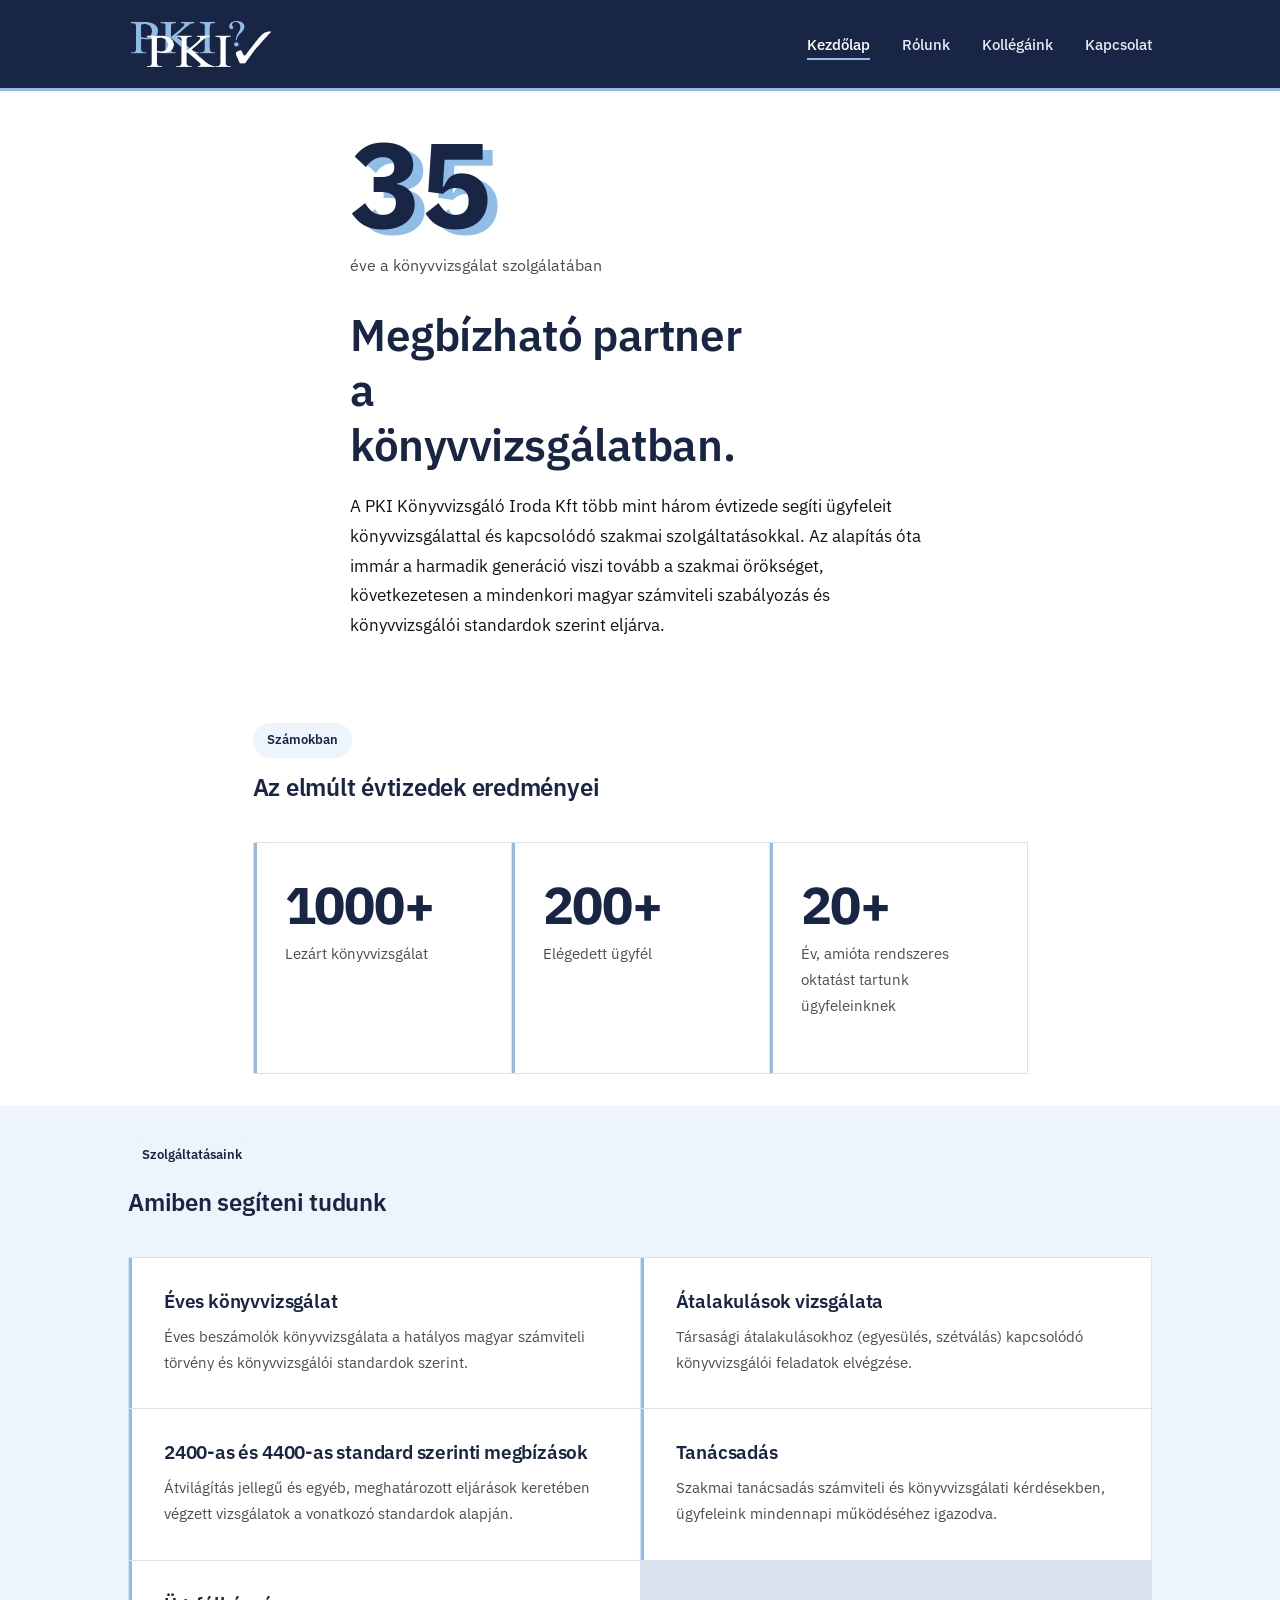
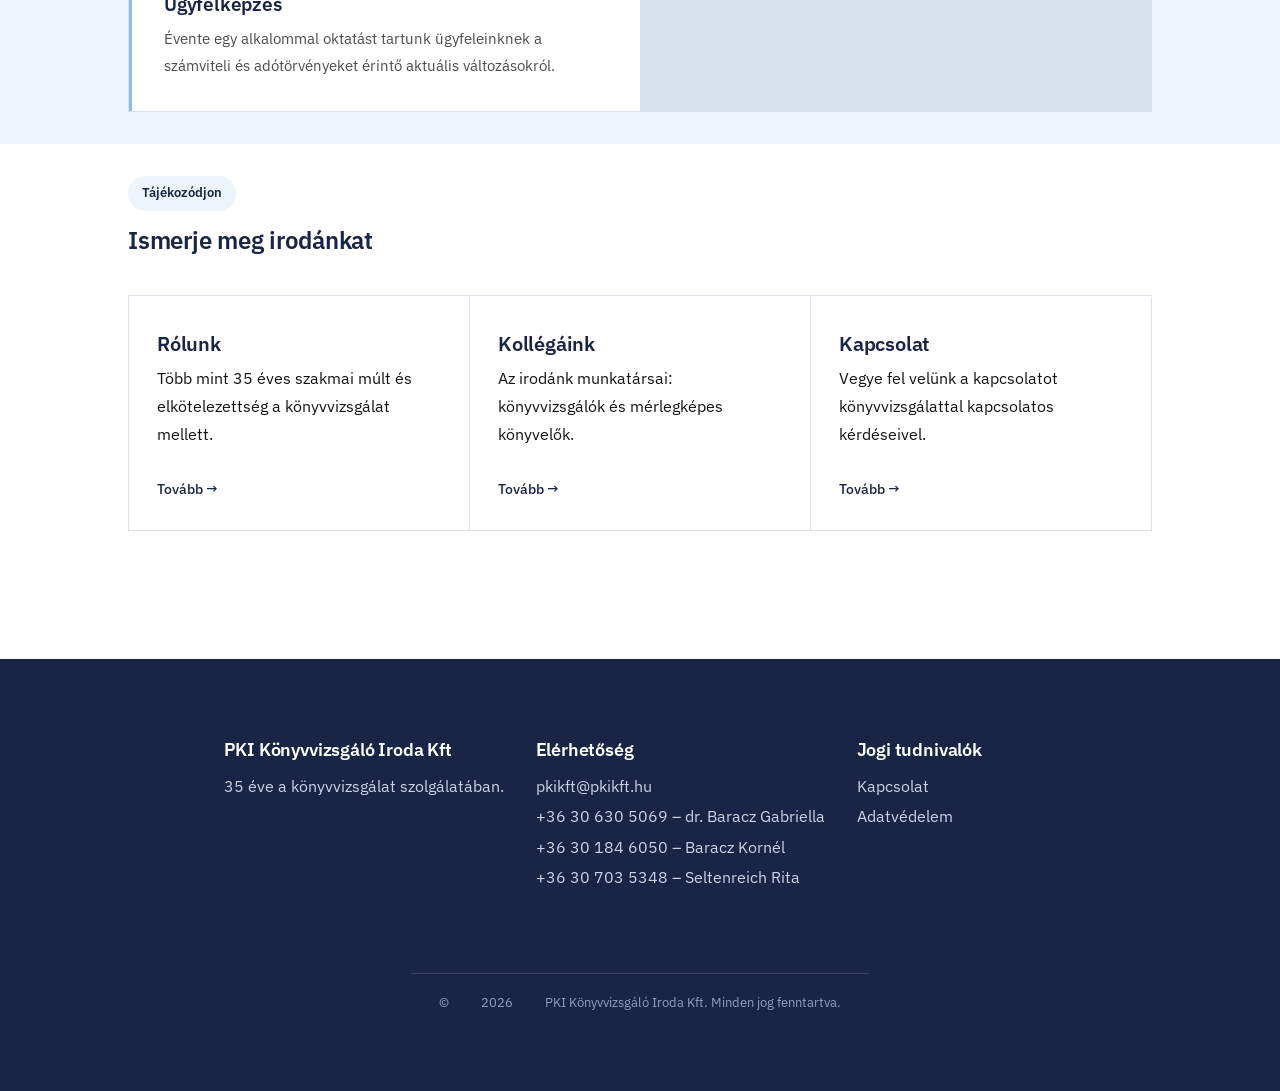
<file: index.html>
<!DOCTYPE html>
<html lang="hu">
<head>
<script>document.documentElement.classList.add('js');</script>
<meta charset="UTF-8">
<meta name="viewport" content="width=device-width, initial-scale=1.0">
<title>PKI Könyvvizsgáló Iroda Kft</title>
<meta name="description" content="35 éve a könyvvizsgálat szolgálatában. Könyvvizsgálat, átalakulások vizsgálata, tanácsadás és ügyfélképzés.">
<link rel="canonical" href="https://pkikft.hu/">
<meta property="og:type" content="website">
<meta property="og:url" content="https://pkikft.hu/">
<meta property="og:title" content="PKI Könyvvizsgáló Iroda Kft">
<meta property="og:description" content="35 éve a könyvvizsgálat szolgálatában.">
<meta property="og:image" content="https://pkikft.hu/assets/og-image.png">
<meta name="twitter:card" content="summary_large_image">
<meta name="twitter:title" content="PKI Könyvvizsgáló Iroda Kft">
<meta name="twitter:image" content="https://pkikft.hu/assets/og-image.png">
<link rel="icon" href="/favicon.ico" sizes="any">
<link rel="icon" type="image/png" sizes="32x32" href="assets/favicon-32.png">
<link rel="icon" type="image/png" sizes="16x16" href="assets/favicon-16.png">
<link rel="icon" type="image/png" sizes="192x192" href="assets/favicon-192.png">
<link rel="apple-touch-icon" href="assets/apple-touch-icon.png">
<link rel="stylesheet" href="assets/styles.css">
</head>
<body class="home-scroll">

<header class="site">
  <div class="wrap">
    <a href="index.html" class="logo-link">
      <img src="assets/logo-dark.png" alt="PKI Könyvvizsgáló Iroda Kft" class="logo">
    </a>
    <nav class="main">
      <ul>
        <li><a href="index.html" class="active">Kezdőlap</a></li>
        <li><a href="rolunk.html">Rólunk</a></li>
        <li><a href="kollegaink.html">Kollégáink</a></li>
        <li><a href="kapcsolat.html">Kapcsolat</a></li>
      </ul>
    </nav>
  </div>
</header>

<div class="snap-container">

  <section class="hero snap-section">
    <div class="wrap">
      <div class="brand-echo years reveal">
        <span class="back">35</span>
        <span class="front">35</span>
      </div>
      <p class="years-label reveal">éve a könyvvizsgálat szolgálatában</p>

      <h1 class="reveal">Megbízható partner a könyvvizsgálatban.</h1>
      <p class="intro reveal">A PKI Könyvvizsgáló Iroda Kft több mint három évtizede segíti ügyfeleit könyvvizsgálattal és kapcsolódó szakmai szolgáltatásokkal. Az alapítás óta immár a harmadik generáció viszi tovább a szakmai örökséget, következetesen a mindenkori magyar számviteli szabályozás és könyvvizsgálói standardok szerint eljárva.</p>
    </div>
  </section>

  <section class="block snap-section">
    <div class="wrap">
      <p class="eyebrow reveal">Számokban</p>
      <h2 class="reveal">Az elmúlt évtizedek eredményei</h2>

      <div class="stats-grid reveal">
        <div class="stats-track">
          <div class="stat">
            <div class="number">1000+</div>
            <p class="label">Lezárt könyvvizsgálat</p>
          </div>
          <div class="stat">
            <div class="number">200+</div>
            <p class="label">Elégedett ügyfél</p>
          </div>
          <div class="stat">
            <div class="number">20+</div>
            <p class="label">Év, amióta rendszeres oktatást tartunk ügyfeleinknek</p>
          </div>
        </div>
      </div>
      <div class="stats-dots"></div>
    </div>
  </section>

  <section class="block tint snap-section">
    <div class="wrap">
      <p class="eyebrow reveal">Szolgáltatásaink</p>
      <h2 class="reveal">Amiben segíteni tudunk</h2>

      <div class="services-grid reveal-group">
        <div class="service reveal">
          <h3>Éves könyvvizsgálat</h3>
          <p>Éves beszámolók könyvvizsgálata a hatályos magyar számviteli törvény és könyvvizsgálói standardok szerint.</p>
        </div>
        <div class="service reveal">
          <h3>Átalakulások vizsgálata</h3>
          <p>Társasági átalakulásokhoz (egyesülés, szétválás) kapcsolódó könyvvizsgálói feladatok elvégzése.</p>
        </div>
        <div class="service reveal">
          <h3>2400-as és 4400-as standard szerinti megbízások</h3>
          <p>Átvilágítás jellegű és egyéb, meghatározott eljárások keretében végzett vizsgálatok a vonatkozó standardok alapján.</p>
        </div>
        <div class="service reveal">
          <h3>Tanácsadás</h3>
          <p>Szakmai tanácsadás számviteli és könyvvizsgálati kérdésekben, ügyfeleink mindennapi működéséhez igazodva.</p>
        </div>
        <div class="service reveal">
          <h3>Ügyfélképzés</h3>
          <p>Évente egy alkalommal oktatást tartunk ügyfeleinknek a számviteli és adótörvényeket érintő aktuális változásokról.</p>
        </div>
      </div>
    </div>
  </section>

  <section class="block snap-section">
    <div class="wrap">
      <p class="eyebrow reveal">Tájékozódjon</p>
      <h2 class="reveal">Ismerje meg irodánkat</h2>

      <div class="link-list reveal-group">
        <a href="rolunk.html" class="reveal">
          <h3>Rólunk</h3>
          <p>Több mint 35 éves szakmai múlt és elkötelezettség a könyvvizsgálat mellett.</p>
          <span class="arrow">Tovább →</span>
        </a>
        <a href="kollegaink.html" class="reveal">
          <h3>Kollégáink</h3>
          <p>Az irodánk munkatársai: könyvvizsgálók és mérlegképes könyvelők.</p>
          <span class="arrow">Tovább →</span>
        </a>
        <a href="kapcsolat.html" class="reveal">
          <h3>Kapcsolat</h3>
          <p>Vegye fel velünk a kapcsolatot könyvvizsgálattal kapcsolatos kérdéseivel.</p>
          <span class="arrow">Tovább →</span>
        </a>
      </div>
    </div>
  </section>

  <footer class="site snap-section">
    <div class="wrap">
      <div class="col">
        <h3>PKI Könyvvizsgáló Iroda Kft</h3>
        <p>35 éve a könyvvizsgálat szolgálatában.</p>
      </div>
      <div class="col">
        <h3>Elérhetőség</h3>
        <p><a href="mailto:pkikft@pkikft.hu">pkikft@pkikft.hu</a></p>
        <p><a href="tel:+36306305069">+36 30 630 5069</a> – dr. Baracz Gabriella</p>
        <p><a href="tel:+36301846050">+36 30 184 6050</a> – Baracz Kornél</p>
        <p><a href="tel:+36307035348">+36 30 703 5348</a> – Seltenreich Rita</p>
      </div>
      <div class="col">
        <h3>Jogi tudnivalók</h3>
        <p><a href="kapcsolat.html">Kapcsolat</a></p>
        <p><a href="adatvedelem.html">Adatvédelem</a></p>
      </div>
    </div>
    <div class="wrap bottom">
      © <span id="year"></span> PKI Könyvvizsgáló Iroda Kft. Minden jog fenntartva.
    </div>
  </footer>

</div>

<script>document.getElementById('year').textContent = new Date().getFullYear();</script>
<script src="assets/scripts.js" defer></script>
</body>
</html>
</file>
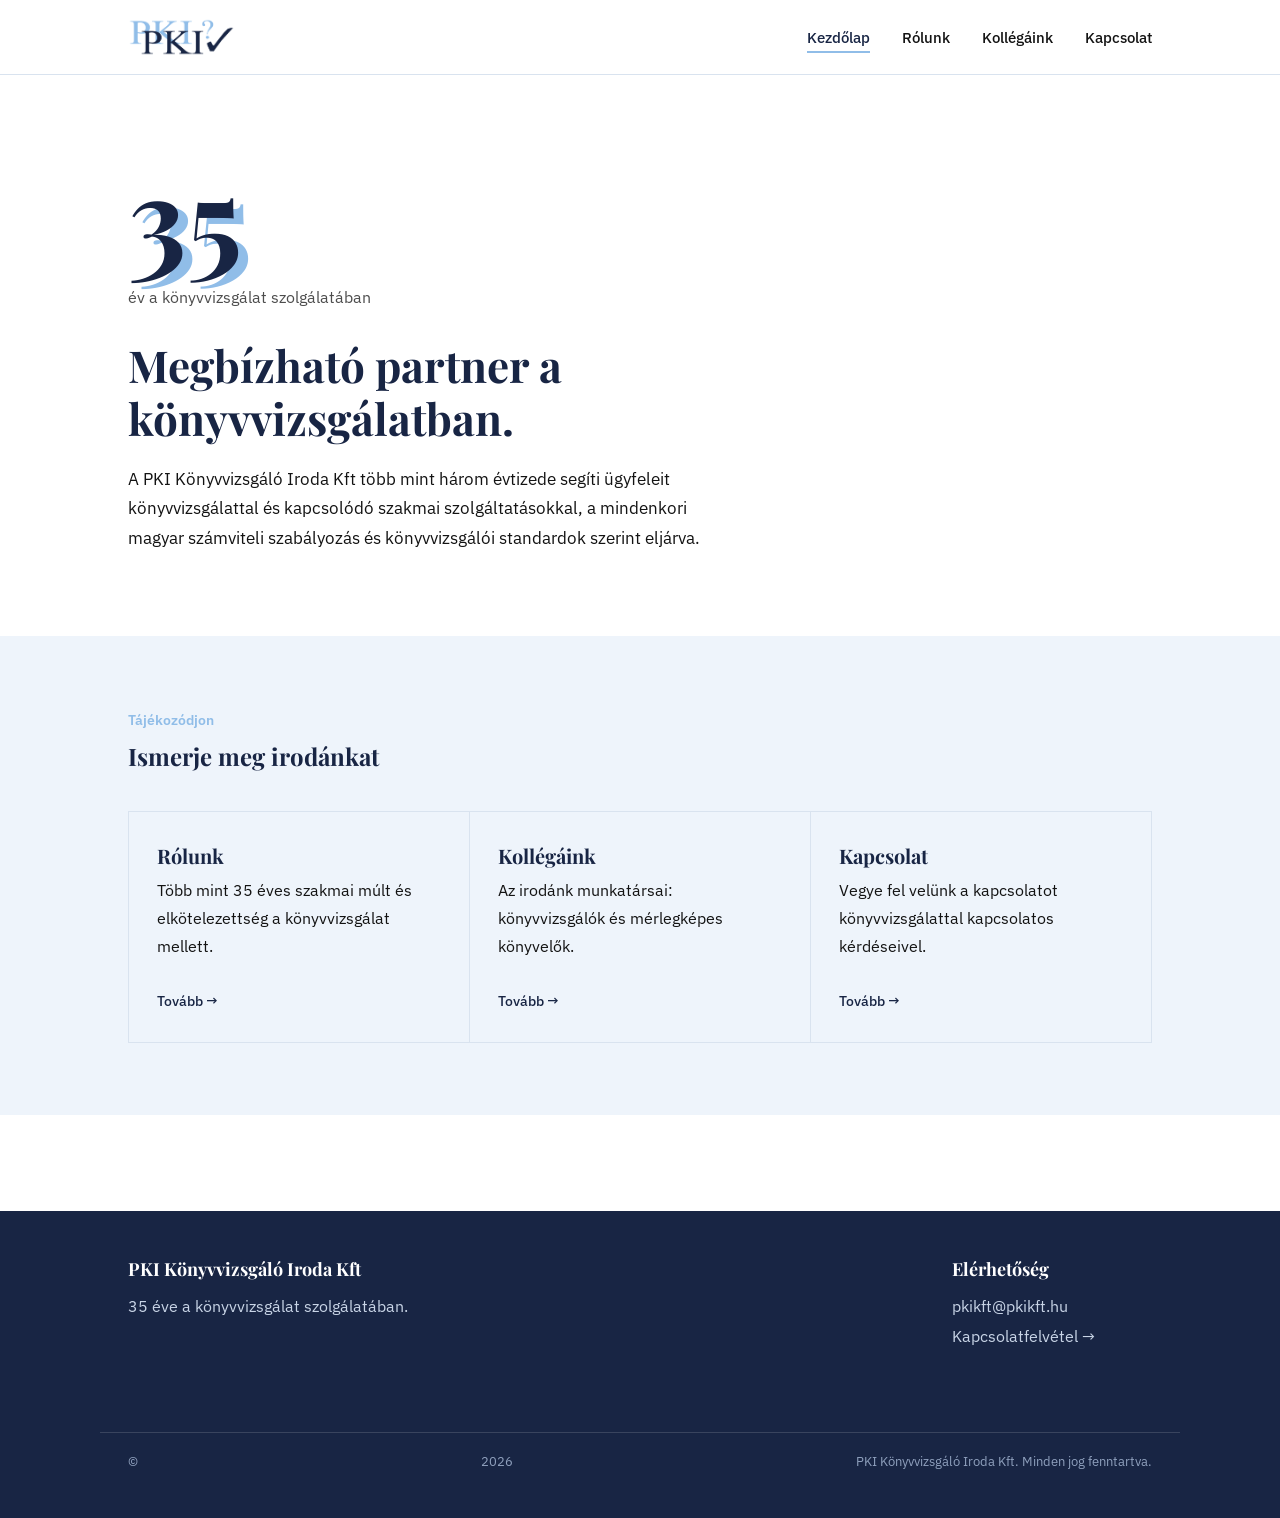
<file: pkikft-site/index.html>
<!DOCTYPE html>
<html lang="hu">
<head>
<meta charset="UTF-8">
<meta name="viewport" content="width=device-width, initial-scale=1.0">
<title>PKI Könyvvizsgáló Iroda Kft</title>
<link rel="stylesheet" href="assets/styles.css">
</head>
<body>

<header class="site">
  <div class="wrap">
    <a href="index.html" class="logo-link">
      <img src="assets/logo.png" alt="PKI Könyvvizsgáló Iroda Kft" class="logo">
    </a>
    <nav class="main">
      <ul>
        <li><a href="index.html" class="active">Kezdőlap</a></li>
        <li><a href="rolunk.html">Rólunk</a></li>
        <li><a href="kollegaink.html">Kollégáink</a></li>
        <li><a href="kapcsolat.html">Kapcsolat</a></li>
      </ul>
    </nav>
  </div>
</header>

<main>
  <section class="hero">
    <div class="wrap">
      <div class="brand-echo years">
        <span class="back">35</span>
        <span class="front">35</span>
      </div>
      <p class="years-label">év a könyvvizsgálat szolgálatában</p>

      <h1>Megbízható partner a könyvvizsgálatban.</h1>
      <p class="intro">A PKI Könyvvizsgáló Iroda Kft több mint három évtizede segíti ügyfeleit könyvvizsgálattal és kapcsolódó szakmai szolgáltatásokkal, a mindenkori magyar számviteli szabályozás és könyvvizsgálói standardok szerint eljárva.</p>
    </div>
  </section>

  <section class="block tint">
    <div class="wrap">
      <p class="eyebrow">Tájékozódjon</p>
      <h2>Ismerje meg irodánkat</h2>

      <div class="link-list">
        <a href="rolunk.html">
          <h3>Rólunk</h3>
          <p>Több mint 35 éves szakmai múlt és elkötelezettség a könyvvizsgálat mellett.</p>
          <span class="arrow">Tovább →</span>
        </a>
        <a href="kollegaink.html">
          <h3>Kollégáink</h3>
          <p>Az irodánk munkatársai: könyvvizsgálók és mérlegképes könyvelők.</p>
          <span class="arrow">Tovább →</span>
        </a>
        <a href="kapcsolat.html">
          <h3>Kapcsolat</h3>
          <p>Vegye fel velünk a kapcsolatot könyvvizsgálattal kapcsolatos kérdéseivel.</p>
          <span class="arrow">Tovább →</span>
        </a>
      </div>
    </div>
  </section>
</main>

<footer class="site">
  <div class="wrap">
    <div class="col">
      <h3>PKI Könyvvizsgáló Iroda Kft</h3>
      <p>35 éve a könyvvizsgálat szolgálatában.</p>
    </div>
    <div class="col">
      <h3>Elérhetőség</h3>
      <p><a href="mailto:pkikft@pkikft.hu">pkikft@pkikft.hu</a></p>
      <p><a href="kapcsolat.html">Kapcsolatfelvétel →</a></p>
    </div>
  </div>
  <div class="wrap bottom">
    © <span id="year"></span> PKI Könyvvizsgáló Iroda Kft. Minden jog fenntartva.
  </div>
</footer>

<script>document.getElementById('year').textContent = new Date().getFullYear();</script>
</body>
</html>
</file>
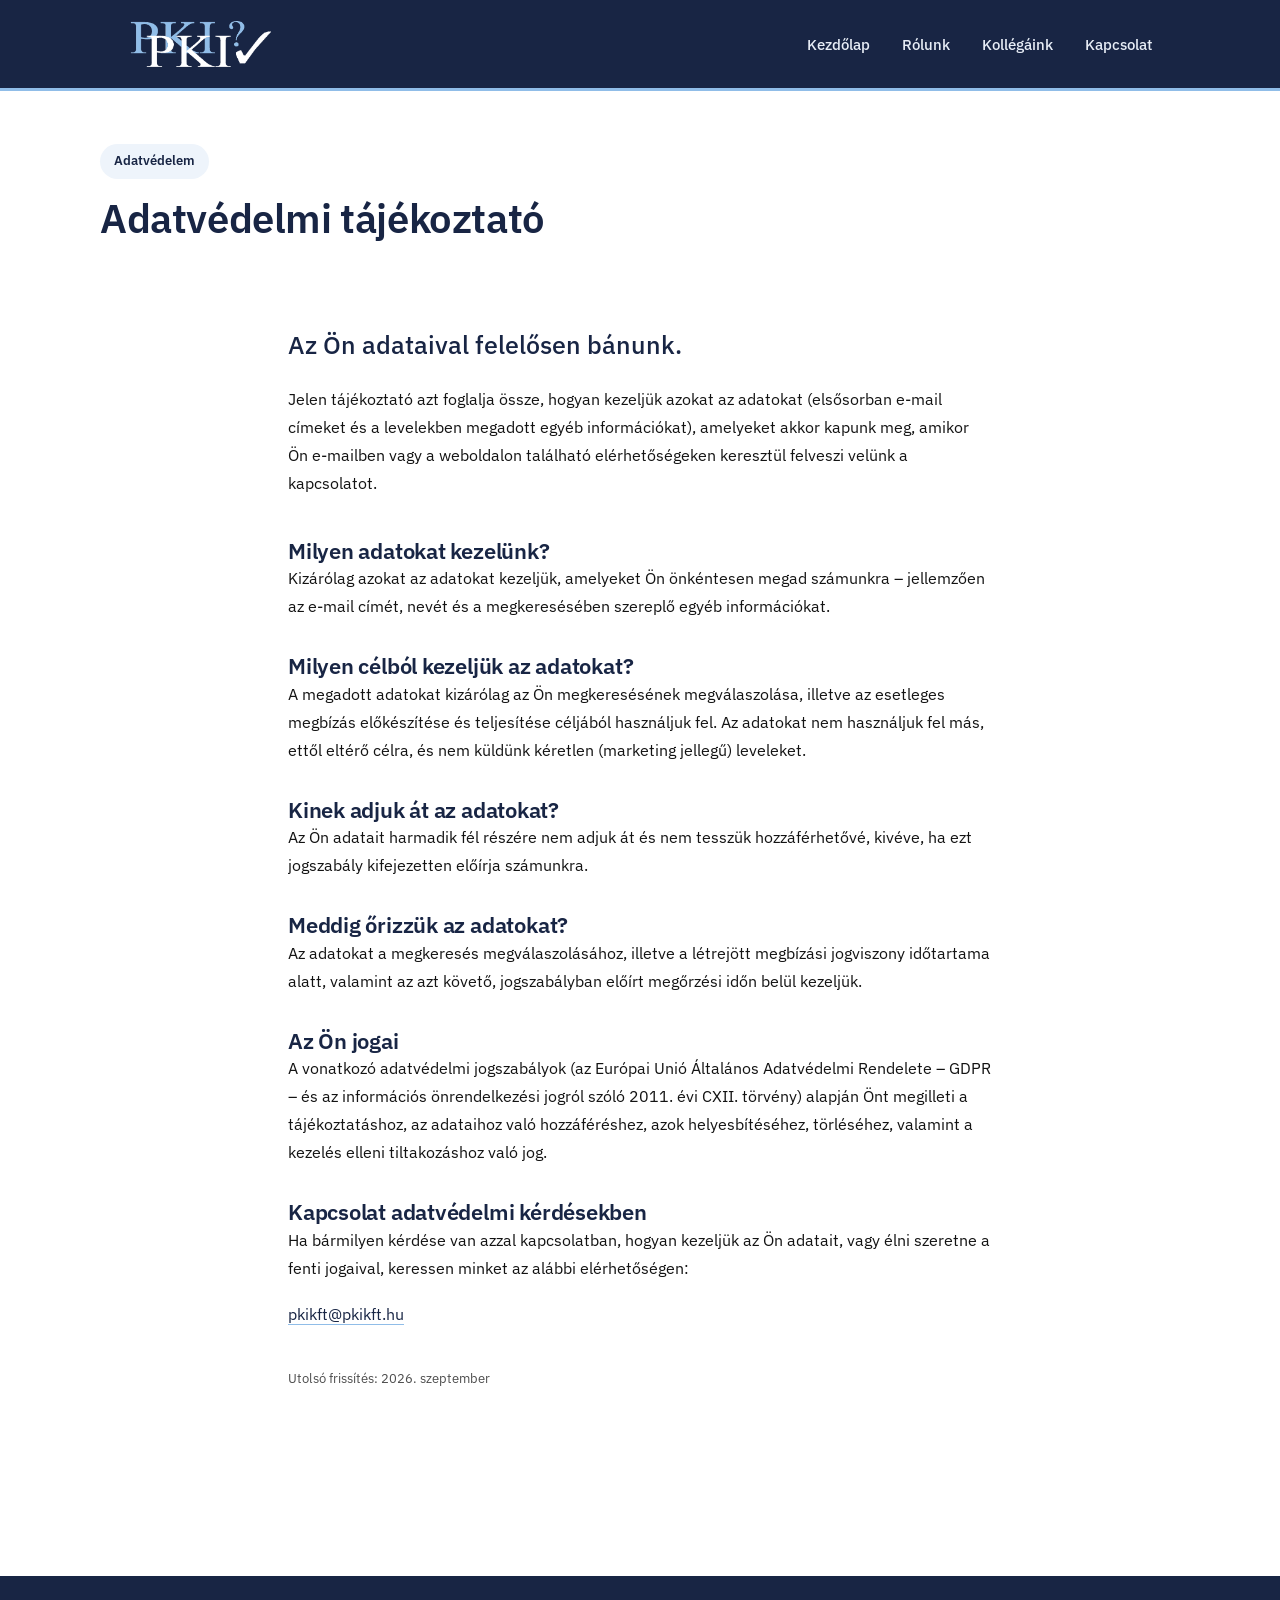
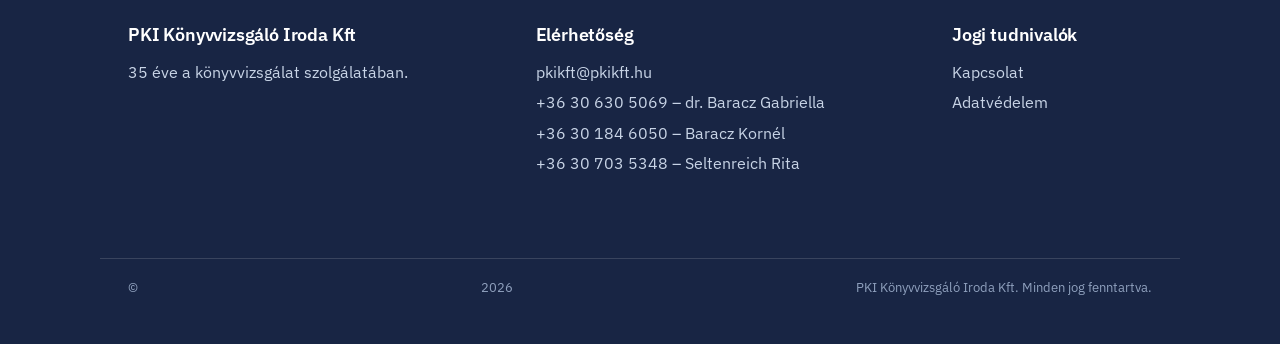
<file: adatvedelem.html>
<!DOCTYPE html>
<html lang="hu">
<head>
<script>document.documentElement.classList.add('js');</script>
<meta charset="UTF-8">
<meta name="viewport" content="width=device-width, initial-scale=1.0">
<title>Adatvédelem – PKI Könyvvizsgáló Iroda Kft</title>
<meta name="description" content="Tájékoztató arról, hogyan kezeli a PKI Könyvvizsgáló Iroda Kft a kapcsolatfelvétel során megadott adatokat.">
<link rel="canonical" href="https://pkikft.hu/adatvedelem.html">
<meta property="og:type" content="website">
<meta property="og:url" content="https://pkikft.hu/adatvedelem.html">
<meta property="og:title" content="Adatvédelem – PKI Könyvvizsgáló Iroda Kft">
<meta property="og:description" content="Tájékoztató arról, hogyan kezeli a PKI Könyvvizsgáló Iroda Kft a kapcsolatfelvétel során megadott adatokat.">
<meta property="og:image" content="https://pkikft.hu/assets/og-image.png">
<meta name="twitter:card" content="summary_large_image">
<meta name="twitter:title" content="Adatvédelem – PKI Könyvvizsgáló Iroda Kft">
<meta name="twitter:image" content="https://pkikft.hu/assets/og-image.png">
<link rel="icon" href="/favicon.ico" sizes="any">
<link rel="icon" type="image/png" sizes="32x32" href="assets/favicon-32.png">
<link rel="icon" type="image/png" sizes="16x16" href="assets/favicon-16.png">
<link rel="icon" type="image/png" sizes="192x192" href="assets/favicon-192.png">
<link rel="apple-touch-icon" href="assets/apple-touch-icon.png">
<link rel="stylesheet" href="assets/styles.css">
</head>
<body>

<header class="site">
  <div class="wrap">
    <a href="index.html" class="logo-link">
      <img src="assets/logo-dark.png" alt="PKI Könyvvizsgáló Iroda Kft" class="logo">
    </a>
    <nav class="main">
      <ul>
        <li><a href="index.html">Kezdőlap</a></li>
        <li><a href="rolunk.html">Rólunk</a></li>
        <li><a href="kollegaink.html">Kollégáink</a></li>
        <li><a href="kapcsolat.html">Kapcsolat</a></li>
      </ul>
    </nav>
  </div>
</header>

<main>
  <div class="wrap page-header">
    <p class="eyebrow reveal">Adatvédelem</p>
    <h1 class="reveal">Adatvédelmi tájékoztató</h1>
  </div>

  <section class="block">
    <div class="wrap reveal" style="max-width:760px;">
      <p class="lead">Az Ön adataival felelősen bánunk.</p>
      <p>Jelen tájékoztató azt foglalja össze, hogyan kezeljük azokat az adatokat (elsősorban e-mail címeket és a levelekben megadott egyéb információkat), amelyeket akkor kapunk meg, amikor Ön e-mailben vagy a weboldalon található elérhetőségeken keresztül felveszi velünk a kapcsolatot.</p>

      <h2 style="margin-top:40px; font-size:22px;">Milyen adatokat kezelünk?</h2>
      <p>Kizárólag azokat az adatokat kezeljük, amelyeket Ön önkéntesen megad számunkra – jellemzően az e-mail címét, nevét és a megkeresésében szereplő egyéb információkat.</p>

      <h2 style="margin-top:32px; font-size:22px;">Milyen célból kezeljük az adatokat?</h2>
      <p>A megadott adatokat kizárólag az Ön megkeresésének megválaszolása, illetve az esetleges megbízás előkészítése és teljesítése céljából használjuk fel. Az adatokat nem használjuk fel más, ettől eltérő célra, és nem küldünk kéretlen (marketing jellegű) leveleket.</p>

      <h2 style="margin-top:32px; font-size:22px;">Kinek adjuk át az adatokat?</h2>
      <p>Az Ön adatait harmadik fél részére nem adjuk át és nem tesszük hozzáférhetővé, kivéve, ha ezt jogszabály kifejezetten előírja számunkra.</p>

      <h2 style="margin-top:32px; font-size:22px;">Meddig őrizzük az adatokat?</h2>
      <p>Az adatokat a megkeresés megválaszolásához, illetve a létrejött megbízási jogviszony időtartama alatt, valamint az azt követő, jogszabályban előírt megőrzési időn belül kezeljük.</p>

      <h2 style="margin-top:32px; font-size:22px;">Az Ön jogai</h2>
      <p>A vonatkozó adatvédelmi jogszabályok (az Európai Unió Általános Adatvédelmi Rendelete – GDPR – és az információs önrendelkezési jogról szóló 2011. évi CXII. törvény) alapján Önt megilleti a tájékoztatáshoz, az adataihoz való hozzáféréshez, azok helyesbítéséhez, törléséhez, valamint a kezelés elleni tiltakozáshoz való jog.</p>

      <h2 style="margin-top:32px; font-size:22px;">Kapcsolat adatvédelmi kérdésekben</h2>
      <p>Ha bármilyen kérdése van azzal kapcsolatban, hogyan kezeljük az Ön adatait, vagy élni szeretne a fenti jogaival, keressen minket az alábbi elérhetőségen:</p>
      <p><a href="mailto:pkikft@pkikft.hu" style="border-bottom:1px solid var(--blue); text-decoration:none; color:var(--navy);">pkikft@pkikft.hu</a></p>

      <p style="margin-top:40px; font-size:13px; color:var(--ink-soft);">Utolsó frissítés: 2026. szeptember</p>
    </div>
  </section>
</main>

<footer class="site">
  <div class="wrap">
    <div class="col">
      <h3>PKI Könyvvizsgáló Iroda Kft</h3>
      <p>35 éve a könyvvizsgálat szolgálatában.</p>
    </div>
    <div class="col">
      <h3>Elérhetőség</h3>
      <p><a href="mailto:pkikft@pkikft.hu">pkikft@pkikft.hu</a></p>
      <p><a href="tel:+36306305069">+36 30 630 5069</a> – dr. Baracz Gabriella</p>
      <p><a href="tel:+36301846050">+36 30 184 6050</a> – Baracz Kornél</p>
      <p><a href="tel:+36307035348">+36 30 703 5348</a> – Seltenreich Rita</p>
    </div>
    <div class="col">
      <h3>Jogi tudnivalók</h3>
      <p><a href="kapcsolat.html">Kapcsolat</a></p>
      <p><a href="adatvedelem.html">Adatvédelem</a></p>
    </div>
  </div>
  <div class="wrap bottom">
    © <span id="year"></span> PKI Könyvvizsgáló Iroda Kft. Minden jog fenntartva.
  </div>
</footer>

<script>document.getElementById('year').textContent = new Date().getFullYear();</script>
<script src="assets/scripts.js" defer></script>
</body>
</html>
</file>
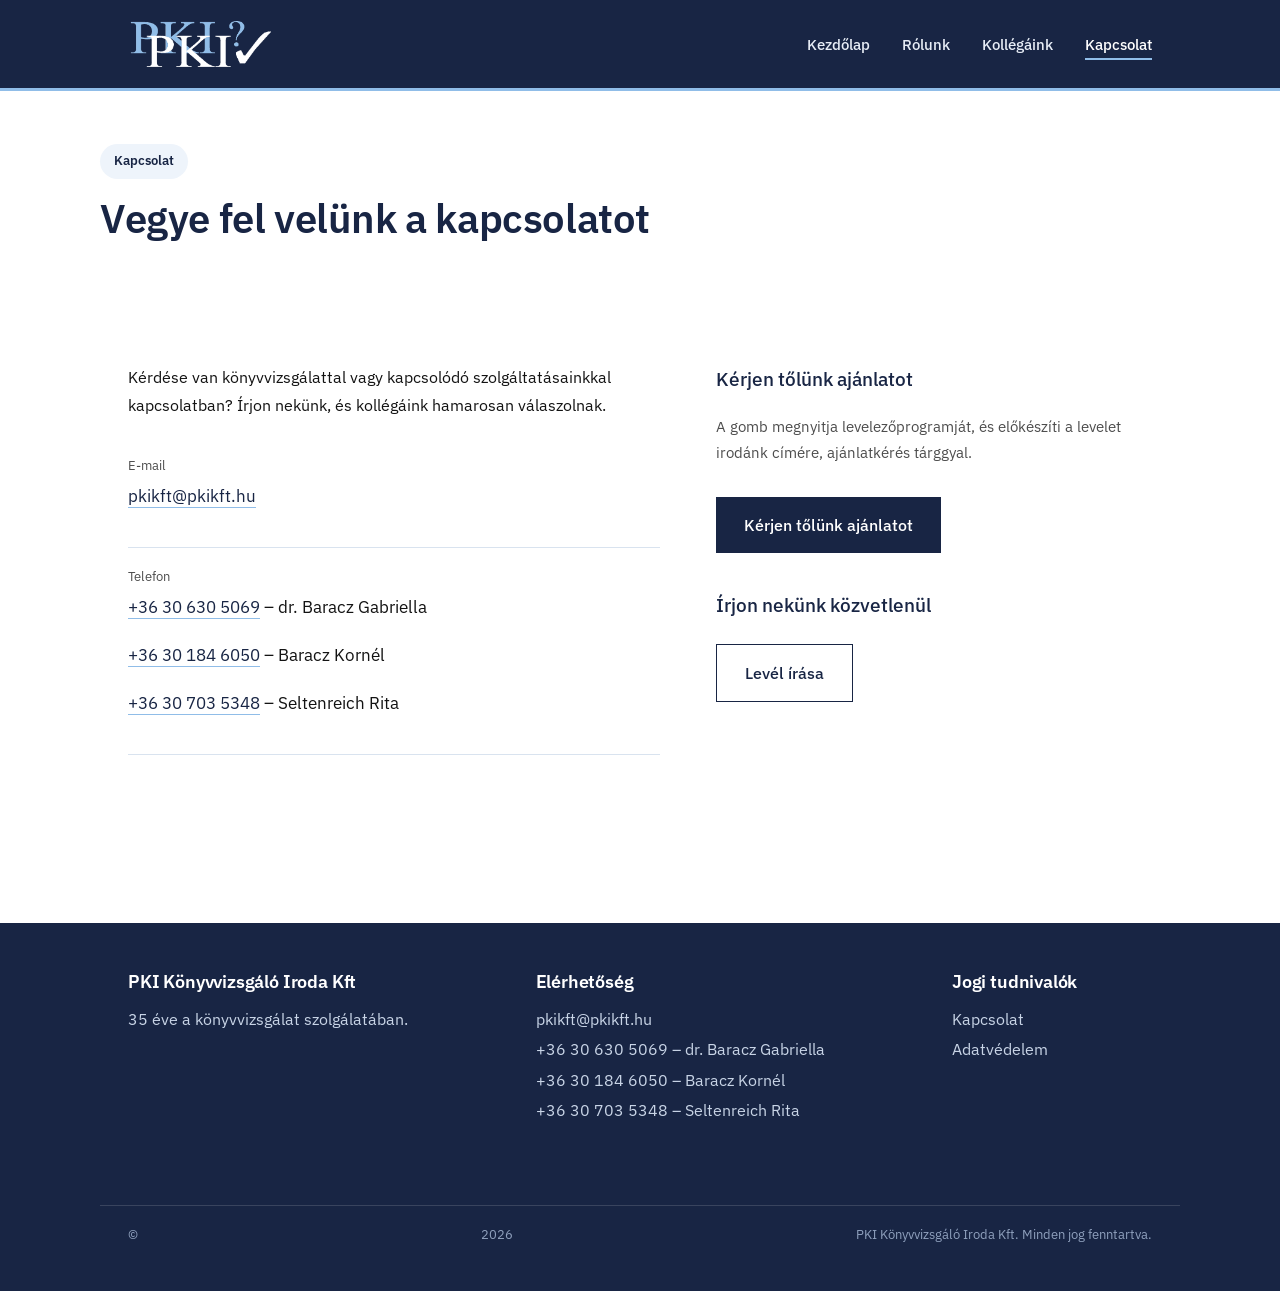
<file: kapcsolat.html>
<!DOCTYPE html>
<html lang="hu">
<head>
<script>document.documentElement.classList.add('js');</script>
<meta charset="UTF-8">
<meta name="viewport" content="width=device-width, initial-scale=1.0">
<title>Kapcsolat – PKI Könyvvizsgáló Iroda Kft</title>
<meta name="description" content="Vegye fel a kapcsolatot a PKI Könyvvizsgáló Iroda Kft-vel.">
<link rel="canonical" href="https://pkikft.hu/kapcsolat.html">
<meta property="og:type" content="website">
<meta property="og:url" content="https://pkikft.hu/kapcsolat.html">
<meta property="og:title" content="Kapcsolat – PKI Könyvvizsgáló Iroda Kft">
<meta property="og:description" content="Vegye fel a kapcsolatot a PKI Könyvvizsgáló Iroda Kft-vel.">
<meta property="og:image" content="https://pkikft.hu/assets/og-image.png">
<meta name="twitter:card" content="summary_large_image">
<meta name="twitter:title" content="Kapcsolat – PKI Könyvvizsgáló Iroda Kft">
<meta name="twitter:image" content="https://pkikft.hu/assets/og-image.png">
<link rel="icon" href="/favicon.ico" sizes="any">
<link rel="icon" type="image/png" sizes="32x32" href="assets/favicon-32.png">
<link rel="icon" type="image/png" sizes="16x16" href="assets/favicon-16.png">
<link rel="icon" type="image/png" sizes="192x192" href="assets/favicon-192.png">
<link rel="apple-touch-icon" href="assets/apple-touch-icon.png">
<link rel="stylesheet" href="assets/styles.css">
</head>
<body>

<header class="site">
  <div class="wrap">
    <a href="index.html" class="logo-link">
      <img src="assets/logo-dark.png" alt="PKI Könyvvizsgáló Iroda Kft" class="logo">
    </a>
    <nav class="main">
      <ul>
        <li><a href="index.html">Kezdőlap</a></li>
        <li><a href="rolunk.html">Rólunk</a></li>
        <li><a href="kollegaink.html">Kollégáink</a></li>
        <li><a href="kapcsolat.html" class="active">Kapcsolat</a></li>
      </ul>
    </nav>
  </div>
</header>

<main>
  <div class="wrap page-header">
    <p class="eyebrow reveal">Kapcsolat</p>
    <h1 class="reveal">Vegye fel velünk a kapcsolatot</h1>
  </div>

  <section class="block">
    <div class="wrap contact-grid">
      <div class="contact-info reveal">
        <p>Kérdése van könyvvizsgálattal vagy kapcsolódó szolgáltatásainkkal kapcsolatban? Írjon nekünk, és kollégáink hamarosan válaszolnak.</p>

        <div class="item">
          <p class="label">E-mail</p>
          <p class="value"><a href="mailto:pkikft@pkikft.hu">pkikft@pkikft.hu</a></p>
        </div>

        <div class="item">
          <p class="label">Telefon</p>
          <p class="value"><a href="tel:+36306305069">+36 30 630 5069</a> – dr. Baracz Gabriella</p>
          <p class="value"><a href="tel:+36301846050">+36 30 184 6050</a> – Baracz Kornél</p>
          <p class="value"><a href="tel:+36307035348">+36 30 703 5348</a> – Seltenreich Rita</p>
        </div>
      </div>

      <div class="reveal">
        <p class="lead" style="font-size:19px;">Kérjen tőlünk ajánlatot</p>
        <p style="color:var(--ink-soft); font-size:15px;">A gomb megnyitja levelezőprogramját, és előkészíti a levelet irodánk címére, ajánlatkérés tárggyal.</p>
        <p>
          <a href="mailto:pkikft@pkikft.hu?subject=Aj%C3%A1nlatk%C3%A9r%C3%A9s&body=Tisztelt%20PKI%20Könyvvizsgáló%20Iroda!%0A%0ASzeretnék%20ajánlatot%20kérni%20az%20alábbi%20szolgáltatásra:%0A%0A" class="btn btn-primary" style="margin-top:12px;">Kérjen tőlünk ajánlatot</a>
        </p>

        <p class="lead" style="font-size:19px; margin-top:36px;">Írjon nekünk közvetlenül</p>
        <p>
          <a href="mailto:pkikft@pkikft.hu" class="btn btn-secondary" style="margin-top:4px;">Levél írása</a>
        </p>
      </div>
    </div>
  </section>
</main>

<footer class="site">
  <div class="wrap">
    <div class="col">
      <h3>PKI Könyvvizsgáló Iroda Kft</h3>
      <p>35 éve a könyvvizsgálat szolgálatában.</p>
    </div>
    <div class="col">
      <h3>Elérhetőség</h3>
      <p><a href="mailto:pkikft@pkikft.hu">pkikft@pkikft.hu</a></p>
      <p><a href="tel:+36306305069">+36 30 630 5069</a> – dr. Baracz Gabriella</p>
      <p><a href="tel:+36301846050">+36 30 184 6050</a> – Baracz Kornél</p>
      <p><a href="tel:+36307035348">+36 30 703 5348</a> – Seltenreich Rita</p>
    </div>
    <div class="col">
      <h3>Jogi tudnivalók</h3>
      <p><a href="kapcsolat.html">Kapcsolat</a></p>
      <p><a href="adatvedelem.html">Adatvédelem</a></p>
    </div>
  </div>
  <div class="wrap bottom">
    © <span id="year"></span> PKI Könyvvizsgáló Iroda Kft. Minden jog fenntartva.
  </div>
</footer>

<script>document.getElementById('year').textContent = new Date().getFullYear();</script>
<script src="assets/scripts.js" defer></script>
</body>
</html>
</file>
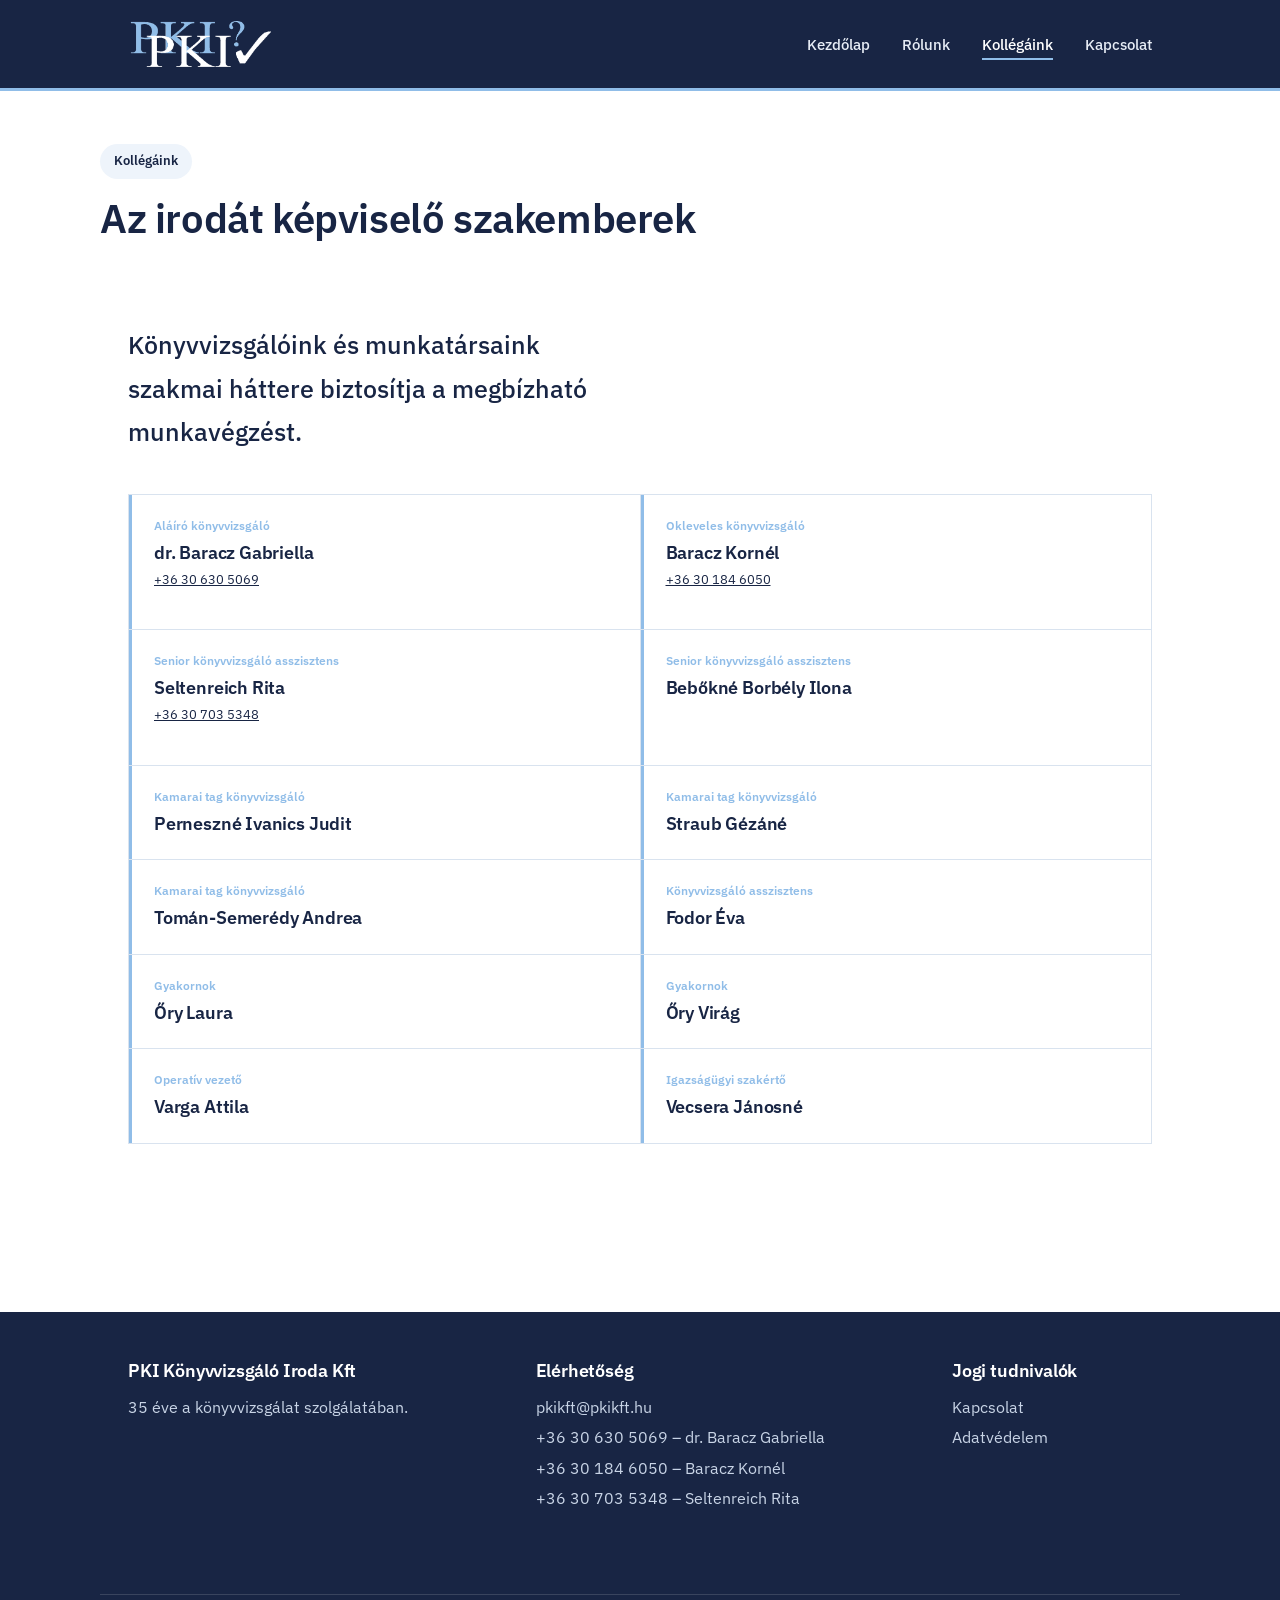
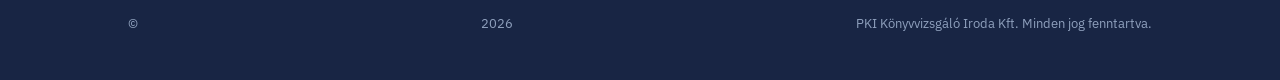
<file: kollegaink.html>
<!DOCTYPE html>
<html lang="hu">
<head>
<script>document.documentElement.classList.add('js');</script>
<meta charset="UTF-8">
<meta name="viewport" content="width=device-width, initial-scale=1.0">
<title>Kollégáink – PKI Könyvvizsgáló Iroda Kft</title>
<meta name="description" content="Ismerje meg a PKI Könyvvizsgáló Iroda Kft munkatársait.">
<link rel="canonical" href="https://pkikft.hu/kollegaink.html">
<meta property="og:type" content="website">
<meta property="og:url" content="https://pkikft.hu/kollegaink.html">
<meta property="og:title" content="Kollégáink – PKI Könyvvizsgáló Iroda Kft">
<meta property="og:description" content="Ismerje meg a PKI Könyvvizsgáló Iroda Kft munkatársait.">
<meta property="og:image" content="https://pkikft.hu/assets/og-image.png">
<meta name="twitter:card" content="summary_large_image">
<meta name="twitter:title" content="Kollégáink – PKI Könyvvizsgáló Iroda Kft">
<meta name="twitter:image" content="https://pkikft.hu/assets/og-image.png">
<link rel="icon" href="/favicon.ico" sizes="any">
<link rel="icon" type="image/png" sizes="32x32" href="assets/favicon-32.png">
<link rel="icon" type="image/png" sizes="16x16" href="assets/favicon-16.png">
<link rel="icon" type="image/png" sizes="192x192" href="assets/favicon-192.png">
<link rel="apple-touch-icon" href="assets/apple-touch-icon.png">
<link rel="stylesheet" href="assets/styles.css">
</head>
<body>

<header class="site">
  <div class="wrap">
    <a href="index.html" class="logo-link">
      <img src="assets/logo-dark.png" alt="PKI Könyvvizsgáló Iroda Kft" class="logo">
    </a>
    <nav class="main">
      <ul>
        <li><a href="index.html">Kezdőlap</a></li>
        <li><a href="rolunk.html">Rólunk</a></li>
        <li><a href="kollegaink.html" class="active">Kollégáink</a></li>
        <li><a href="kapcsolat.html">Kapcsolat</a></li>
      </ul>
    </nav>
  </div>
</header>

<main>
  <div class="wrap page-header">
    <p class="eyebrow reveal">Kollégáink</p>
    <h1 class="reveal">Az irodát képviselő szakemberek</h1>
  </div>

  <section class="block">
    <div class="wrap">
      <p class="lead reveal">Könyvvizsgálóink és munkatársaink szakmai háttere biztosítja a megbízható munkavégzést.</p>

      <div class="people reveal-group compact">
        <div class="person reveal">
          <p class="role">Aláíró könyvvizsgáló</p>
          <h3>dr. Baracz Gabriella</h3>
          <p class="meta"><a href="tel:+36306305069">+36 30 630 5069</a></p>
        </div>

        <div class="person reveal">
          <p class="role">Okleveles könyvvizsgáló</p>
          <h3>Baracz Kornél</h3>
          <p class="meta"><a href="tel:+36301846050">+36 30 184 6050</a></p>
        </div>

        <div class="person reveal">
          <p class="role">Senior könyvvizsgáló asszisztens</p>
          <h3>Seltenreich Rita</h3>
          <p class="meta"><a href="tel:+36307035348">+36 30 703 5348</a></p>
        </div>

        <div class="person reveal">
          <p class="role">Senior könyvvizsgáló asszisztens</p>
          <h3>Bebőkné Borbély Ilona</h3>
        </div>

        <div class="person reveal">
          <p class="role">Kamarai tag könyvvizsgáló</p>
          <h3>Perneszné Ivanics Judit</h3>
        </div>

        <div class="person reveal">
          <p class="role">Kamarai tag könyvvizsgáló</p>
          <h3>Straub Gézáné</h3>
        </div>

        <div class="person reveal">
          <p class="role">Kamarai tag könyvvizsgáló</p>
          <h3>Tomán-Semerédy Andrea</h3>
        </div>

        <div class="person reveal">
          <p class="role">Könyvvizsgáló asszisztens</p>
          <h3>Fodor Éva</h3>
        </div>

        <div class="person reveal">
          <p class="role">Gyakornok</p>
          <h3>Őry Laura</h3>
        </div>

        <div class="person reveal">
          <p class="role">Gyakornok</p>
          <h3>Őry Virág</h3>
        </div>

        <div class="person reveal">
          <p class="role">Operatív vezető</p>
          <h3>Varga Attila</h3>
        </div>

        <div class="person reveal">
          <p class="role">Igazságügyi szakértő</p>
          <h3>Vecsera Jánosné</h3>
        </div>
      </div>
    </div>
  </section>
</main>

<footer class="site">
  <div class="wrap">
    <div class="col">
      <h3>PKI Könyvvizsgáló Iroda Kft</h3>
      <p>35 éve a könyvvizsgálat szolgálatában.</p>
    </div>
    <div class="col">
      <h3>Elérhetőség</h3>
      <p><a href="mailto:pkikft@pkikft.hu">pkikft@pkikft.hu</a></p>
      <p><a href="tel:+36306305069">+36 30 630 5069</a> – dr. Baracz Gabriella</p>
      <p><a href="tel:+36301846050">+36 30 184 6050</a> – Baracz Kornél</p>
      <p><a href="tel:+36307035348">+36 30 703 5348</a> – Seltenreich Rita</p>
    </div>
    <div class="col">
      <h3>Jogi tudnivalók</h3>
      <p><a href="kapcsolat.html">Kapcsolat</a></p>
      <p><a href="adatvedelem.html">Adatvédelem</a></p>
    </div>
  </div>
  <div class="wrap bottom">
    © <span id="year"></span> PKI Könyvvizsgáló Iroda Kft. Minden jog fenntartva.
  </div>
</footer>

<script>document.getElementById('year').textContent = new Date().getFullYear();</script>
<script src="assets/scripts.js" defer></script>
</body>
</html>
</file>
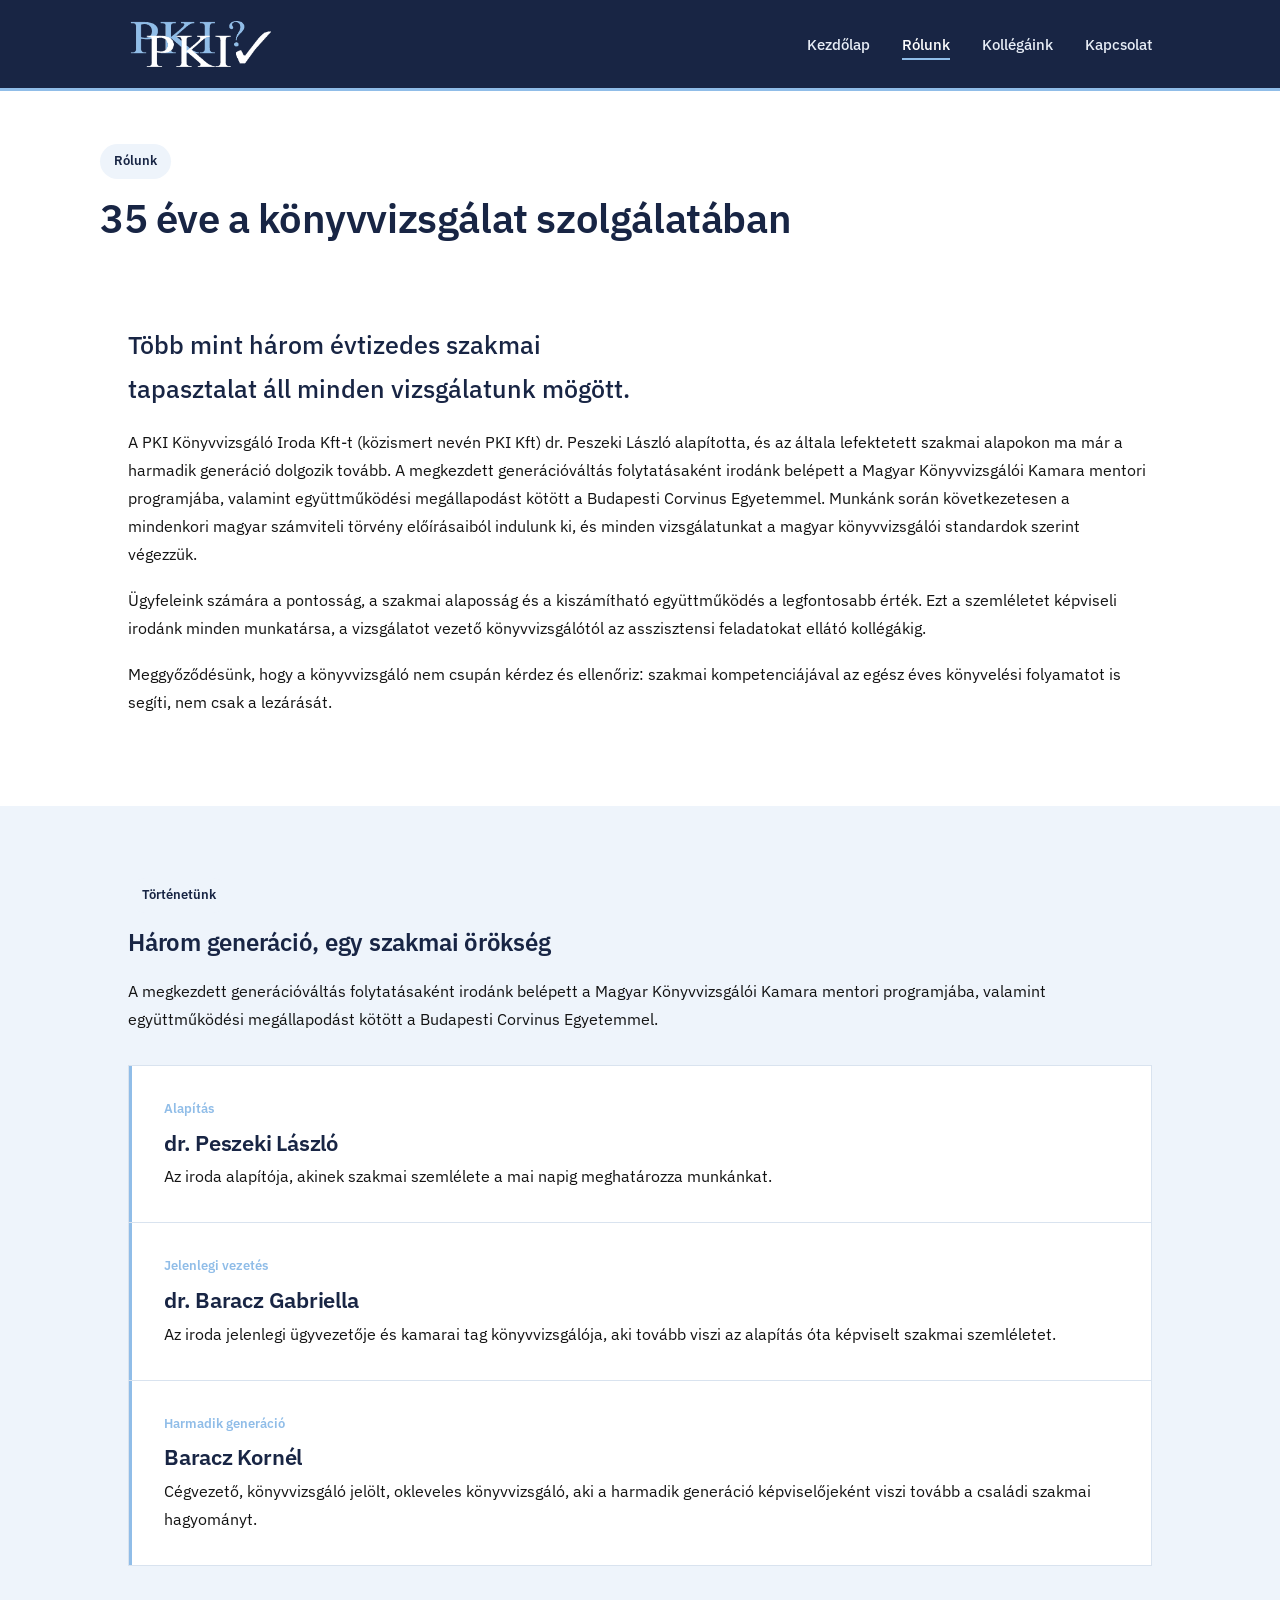
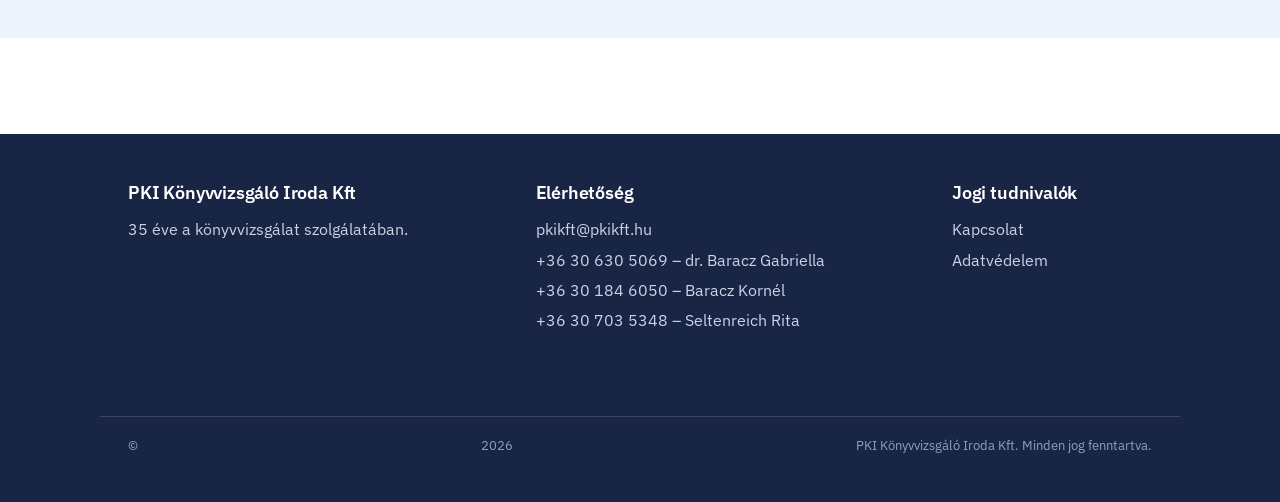
<file: rolunk.html>
<!DOCTYPE html>
<html lang="hu">
<head>
<script>document.documentElement.classList.add('js');</script>
<meta charset="UTF-8">
<meta name="viewport" content="width=device-width, initial-scale=1.0">
<title>Rólunk – PKI Könyvvizsgáló Iroda Kft</title>
<meta name="description" content="Több mint 35 éve a könyvvizsgálat szolgálatában, ma már harmadik generációban.">
<link rel="canonical" href="https://pkikft.hu/rolunk.html">
<meta property="og:type" content="website">
<meta property="og:url" content="https://pkikft.hu/rolunk.html">
<meta property="og:title" content="Rólunk – PKI Könyvvizsgáló Iroda Kft">
<meta property="og:description" content="Több mint 35 éve a könyvvizsgálat szolgálatában, ma már harmadik generációban.">
<meta property="og:image" content="https://pkikft.hu/assets/og-image.png">
<meta name="twitter:card" content="summary_large_image">
<meta name="twitter:title" content="Rólunk – PKI Könyvvizsgáló Iroda Kft">
<meta name="twitter:image" content="https://pkikft.hu/assets/og-image.png">
<link rel="icon" href="/favicon.ico" sizes="any">
<link rel="icon" type="image/png" sizes="32x32" href="assets/favicon-32.png">
<link rel="icon" type="image/png" sizes="16x16" href="assets/favicon-16.png">
<link rel="icon" type="image/png" sizes="192x192" href="assets/favicon-192.png">
<link rel="apple-touch-icon" href="assets/apple-touch-icon.png">
<link rel="stylesheet" href="assets/styles.css">
</head>
<body>

<header class="site">
  <div class="wrap">
    <a href="index.html" class="logo-link">
      <img src="assets/logo-dark.png" alt="PKI Könyvvizsgáló Iroda Kft" class="logo">
    </a>
    <nav class="main">
      <ul>
        <li><a href="index.html">Kezdőlap</a></li>
        <li><a href="rolunk.html" class="active">Rólunk</a></li>
        <li><a href="kollegaink.html">Kollégáink</a></li>
        <li><a href="kapcsolat.html">Kapcsolat</a></li>
      </ul>
    </nav>
  </div>
</header>

<main>
  <div class="wrap page-header">
    <p class="eyebrow reveal">Rólunk</p>
    <h1 class="reveal">35 éve a könyvvizsgálat szolgálatában</h1>
  </div>

  <section class="block">
    <div class="wrap">
      <p class="lead reveal">Több mint három évtizedes szakmai tapasztalat áll minden vizsgálatunk mögött.</p>
      <p class="reveal">A PKI Könyvvizsgáló Iroda Kft-t (közismert nevén PKI Kft) dr. Peszeki László alapította, és az általa lefektetett szakmai alapokon ma már a harmadik generáció dolgozik tovább. A megkezdett generációváltás folytatásaként irodánk belépett a Magyar Könyvvizsgálói Kamara mentori programjába, valamint együttműködési megállapodást kötött a Budapesti Corvinus Egyetemmel. Munkánk során következetesen a mindenkori magyar számviteli törvény előírásaiból indulunk ki, és minden vizsgálatunkat a magyar könyvvizsgálói standardok szerint végezzük.</p>
      <p class="reveal">Ügyfeleink számára a pontosság, a szakmai alaposság és a kiszámítható együttműködés a legfontosabb érték. Ezt a szemléletet képviseli irodánk minden munkatársa, a vizsgálatot vezető könyvvizsgálótól az asszisztensi feladatokat ellátó kollégákig.</p>
      <p class="reveal">Meggyőződésünk, hogy a könyvvizsgáló nem csupán kérdez és ellenőriz: szakmai kompetenciájával az egész éves könyvelési folyamatot is segíti, nem csak a lezárását.</p>
    </div>
  </section>

  <section class="block tint">
    <div class="wrap">
      <p class="eyebrow reveal">Történetünk</p>
      <h2 class="reveal">Három generáció, egy szakmai örökség</h2>
      <p class="reveal" style="margin-top:20px;">A megkezdett generációváltás folytatásaként irodánk belépett a Magyar Könyvvizsgálói Kamara mentori programjába, valamint együttműködési megállapodást kötött a Budapesti Corvinus Egyetemmel.</p>
      <div class="people reveal-group stacked" style="margin-top:32px;">
        <div class="person reveal">
          <p class="role">Alapítás</p>
          <h3>dr. Peszeki László</h3>
          <p style="margin:0;">Az iroda alapítója, akinek szakmai szemlélete a mai napig meghatározza munkánkat.</p>
        </div>
        <div class="person reveal">
          <p class="role">Jelenlegi vezetés</p>
          <h3>dr. Baracz Gabriella</h3>
          <p style="margin:0;">Az iroda jelenlegi ügyvezetője és kamarai tag könyvvizsgálója, aki tovább viszi az alapítás óta képviselt szakmai szemléletet.</p>
        </div>
        <div class="person reveal">
          <p class="role">Harmadik generáció</p>
          <h3>Baracz Kornél</h3>
          <p style="margin:0;">Cégvezető, könyvvizsgáló jelölt, okleveles könyvvizsgáló, aki a harmadik generáció képviselőjeként viszi tovább a családi szakmai hagyományt.</p>
        </div>
      </div>
    </div>
  </section>
</main>

<footer class="site">
  <div class="wrap">
    <div class="col">
      <h3>PKI Könyvvizsgáló Iroda Kft</h3>
      <p>35 éve a könyvvizsgálat szolgálatában.</p>
    </div>
    <div class="col">
      <h3>Elérhetőség</h3>
      <p><a href="mailto:pkikft@pkikft.hu">pkikft@pkikft.hu</a></p>
      <p><a href="tel:+36306305069">+36 30 630 5069</a> – dr. Baracz Gabriella</p>
      <p><a href="tel:+36301846050">+36 30 184 6050</a> – Baracz Kornél</p>
      <p><a href="tel:+36307035348">+36 30 703 5348</a> – Seltenreich Rita</p>
    </div>
    <div class="col">
      <h3>Jogi tudnivalók</h3>
      <p><a href="kapcsolat.html">Kapcsolat</a></p>
      <p><a href="adatvedelem.html">Adatvédelem</a></p>
    </div>
  </div>
  <div class="wrap bottom">
    © <span id="year"></span> PKI Könyvvizsgáló Iroda Kft. Minden jog fenntartva.
  </div>
</footer>

<script>document.getElementById('year').textContent = new Date().getFullYear();</script>
<script src="assets/scripts.js" defer></script>
</body>
</html>
</file>
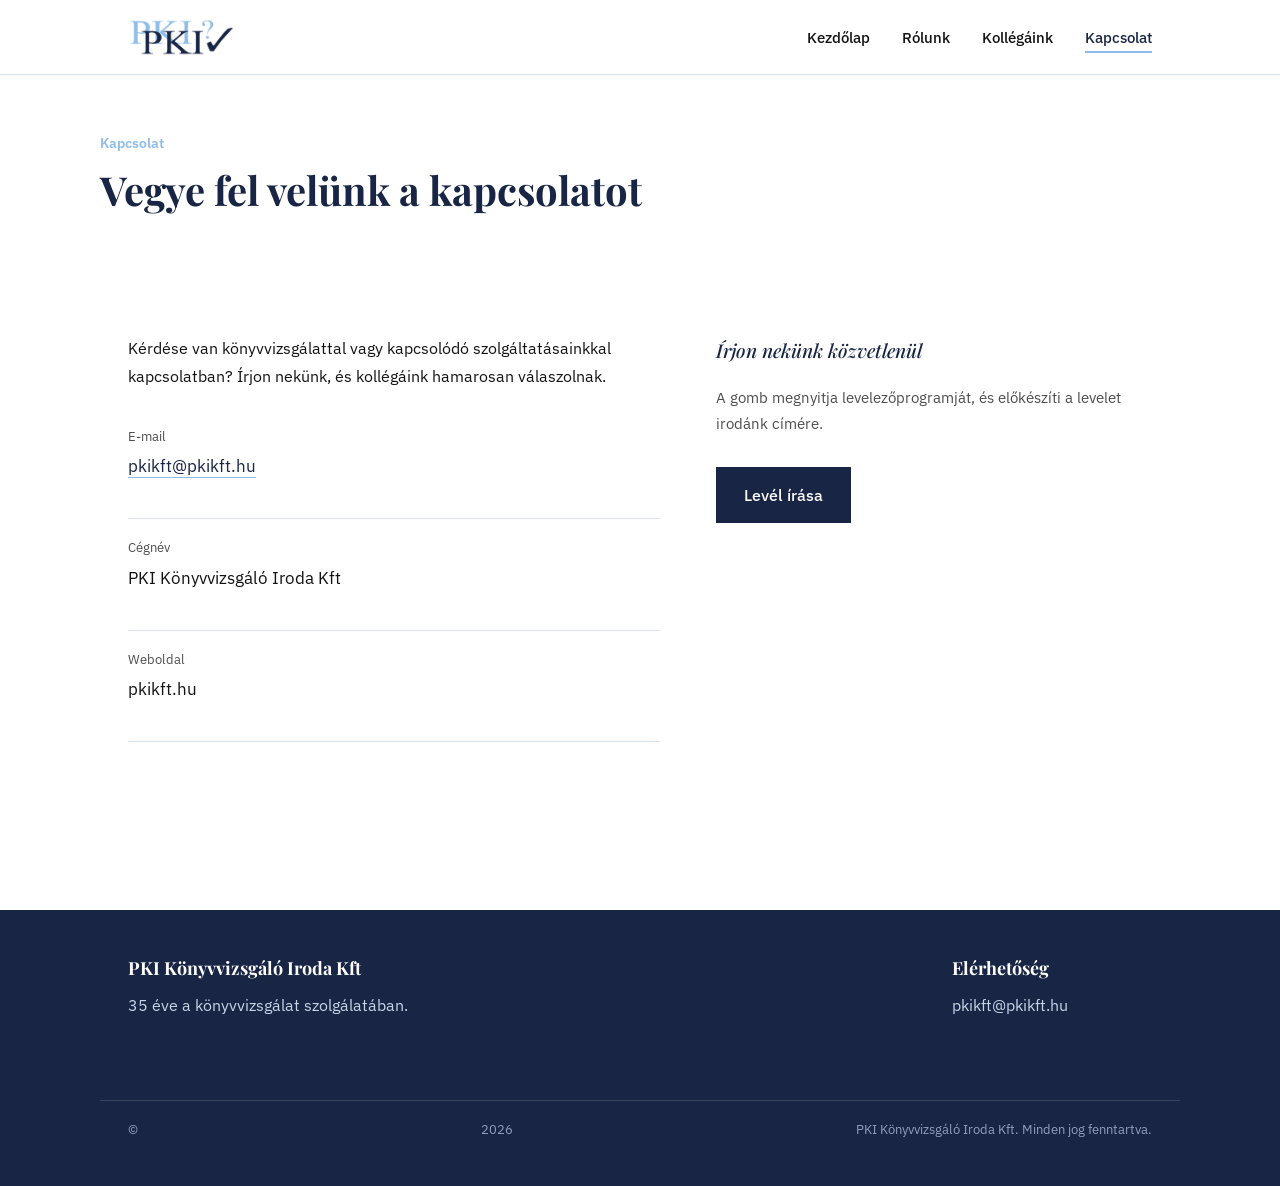
<file: pkikft-site/kapcsolat.html>
<!DOCTYPE html>
<html lang="hu">
<head>
<meta charset="UTF-8">
<meta name="viewport" content="width=device-width, initial-scale=1.0">
<title>Kapcsolat – PKI Könyvvizsgáló Iroda Kft</title>
<link rel="stylesheet" href="assets/styles.css">
</head>
<body>

<header class="site">
  <div class="wrap">
    <a href="index.html" class="logo-link">
      <img src="assets/logo.png" alt="PKI Könyvvizsgáló Iroda Kft" class="logo">
    </a>
    <nav class="main">
      <ul>
        <li><a href="index.html">Kezdőlap</a></li>
        <li><a href="rolunk.html">Rólunk</a></li>
        <li><a href="kollegaink.html">Kollégáink</a></li>
        <li><a href="kapcsolat.html" class="active">Kapcsolat</a></li>
      </ul>
    </nav>
  </div>
</header>

<main>
  <div class="wrap page-header">
    <p class="eyebrow">Kapcsolat</p>
    <h1>Vegye fel velünk a kapcsolatot</h1>
  </div>

  <section class="block">
    <div class="wrap contact-grid">
      <div class="contact-info">
        <p>Kérdése van könyvvizsgálattal vagy kapcsolódó szolgáltatásainkkal kapcsolatban? Írjon nekünk, és kollégáink hamarosan válaszolnak.</p>

        <div class="item">
          <p class="label">E-mail</p>
          <p class="value"><a href="mailto:pkikft@pkikft.hu">pkikft@pkikft.hu</a></p>
        </div>

        <div class="item">
          <p class="label">Cégnév</p>
          <p class="value">PKI Könyvvizsgáló Iroda Kft</p>
        </div>

        <div class="item">
          <p class="label">Weboldal</p>
          <p class="value">pkikft.hu</p>
        </div>
      </div>

      <div>
        <p class="lead" style="font-size:19px;">Írjon nekünk közvetlenül</p>
        <p style="color:var(--ink-soft); font-size:15px;">A gomb megnyitja levelezőprogramját, és előkészíti a levelet irodánk címére.</p>
        <p>
          <a href="mailto:pkikft@pkikft.hu" style="display:inline-block; margin-top:12px; padding:14px 28px; background:var(--navy); color:#fff; text-decoration:none; font-weight:500;">Levél írása</a>
        </p>
      </div>
    </div>
  </section>
</main>

<footer class="site">
  <div class="wrap">
    <div class="col">
      <h3>PKI Könyvvizsgáló Iroda Kft</h3>
      <p>35 éve a könyvvizsgálat szolgálatában.</p>
    </div>
    <div class="col">
      <h3>Elérhetőség</h3>
      <p><a href="mailto:pkikft@pkikft.hu">pkikft@pkikft.hu</a></p>
    </div>
  </div>
  <div class="wrap bottom">
    © <span id="year"></span> PKI Könyvvizsgáló Iroda Kft. Minden jog fenntartva.
  </div>
</footer>

<script>document.getElementById('year').textContent = new Date().getFullYear();</script>
</body>
</html>
</file>
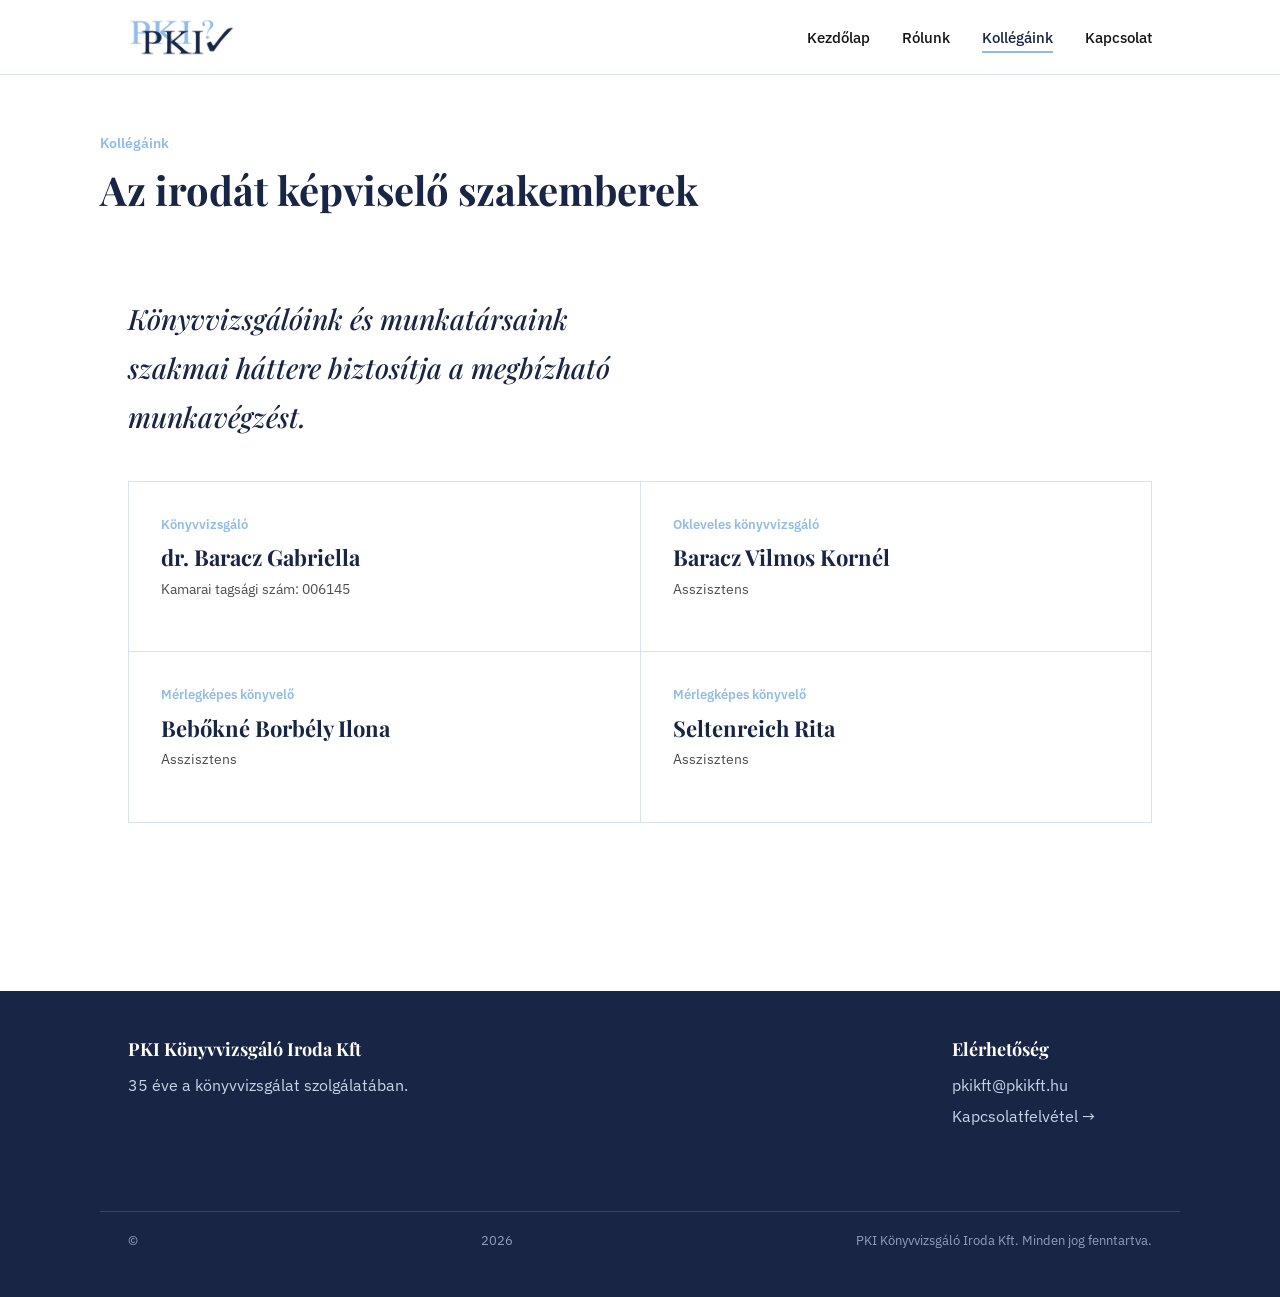
<file: pkikft-site/kollegaink.html>
<!DOCTYPE html>
<html lang="hu">
<head>
<meta charset="UTF-8">
<meta name="viewport" content="width=device-width, initial-scale=1.0">
<title>Kollégáink – PKI Könyvvizsgáló Iroda Kft</title>
<link rel="stylesheet" href="assets/styles.css">
</head>
<body>

<header class="site">
  <div class="wrap">
    <a href="index.html" class="logo-link">
      <img src="assets/logo.png" alt="PKI Könyvvizsgáló Iroda Kft" class="logo">
    </a>
    <nav class="main">
      <ul>
        <li><a href="index.html">Kezdőlap</a></li>
        <li><a href="rolunk.html">Rólunk</a></li>
        <li><a href="kollegaink.html" class="active">Kollégáink</a></li>
        <li><a href="kapcsolat.html">Kapcsolat</a></li>
      </ul>
    </nav>
  </div>
</header>

<main>
  <div class="wrap page-header">
    <p class="eyebrow">Kollégáink</p>
    <h1>Az irodát képviselő szakemberek</h1>
  </div>

  <section class="block">
    <div class="wrap">
      <p class="lead">Könyvvizsgálóink és munkatársaink szakmai háttere biztosítja a megbízható munkavégzést.</p>

      <div class="people">
        <div class="person">
          <p class="role">Könyvvizsgáló</p>
          <h3>dr. Baracz Gabriella</h3>
          <p class="meta">Kamarai tagsági szám: 006145</p>
        </div>

        <div class="person">
          <p class="role">Okleveles könyvvizsgáló</p>
          <h3>Baracz Vilmos Kornél</h3>
          <p class="meta">Asszisztens</p>
        </div>

        <div class="person">
          <p class="role">Mérlegképes könyvelő</p>
          <h3>Bebőkné Borbély Ilona</h3>
          <p class="meta">Asszisztens</p>
        </div>

        <div class="person">
          <p class="role">Mérlegképes könyvelő</p>
          <h3>Seltenreich Rita</h3>
          <p class="meta">Asszisztens</p>
        </div>
      </div>
    </div>
  </section>
</main>

<footer class="site">
  <div class="wrap">
    <div class="col">
      <h3>PKI Könyvvizsgáló Iroda Kft</h3>
      <p>35 éve a könyvvizsgálat szolgálatában.</p>
    </div>
    <div class="col">
      <h3>Elérhetőség</h3>
      <p><a href="mailto:pkikft@pkikft.hu">pkikft@pkikft.hu</a></p>
      <p><a href="kapcsolat.html">Kapcsolatfelvétel →</a></p>
    </div>
  </div>
  <div class="wrap bottom">
    © <span id="year"></span> PKI Könyvvizsgáló Iroda Kft. Minden jog fenntartva.
  </div>
</footer>

<script>document.getElementById('year').textContent = new Date().getFullYear();</script>
</body>
</html>
</file>
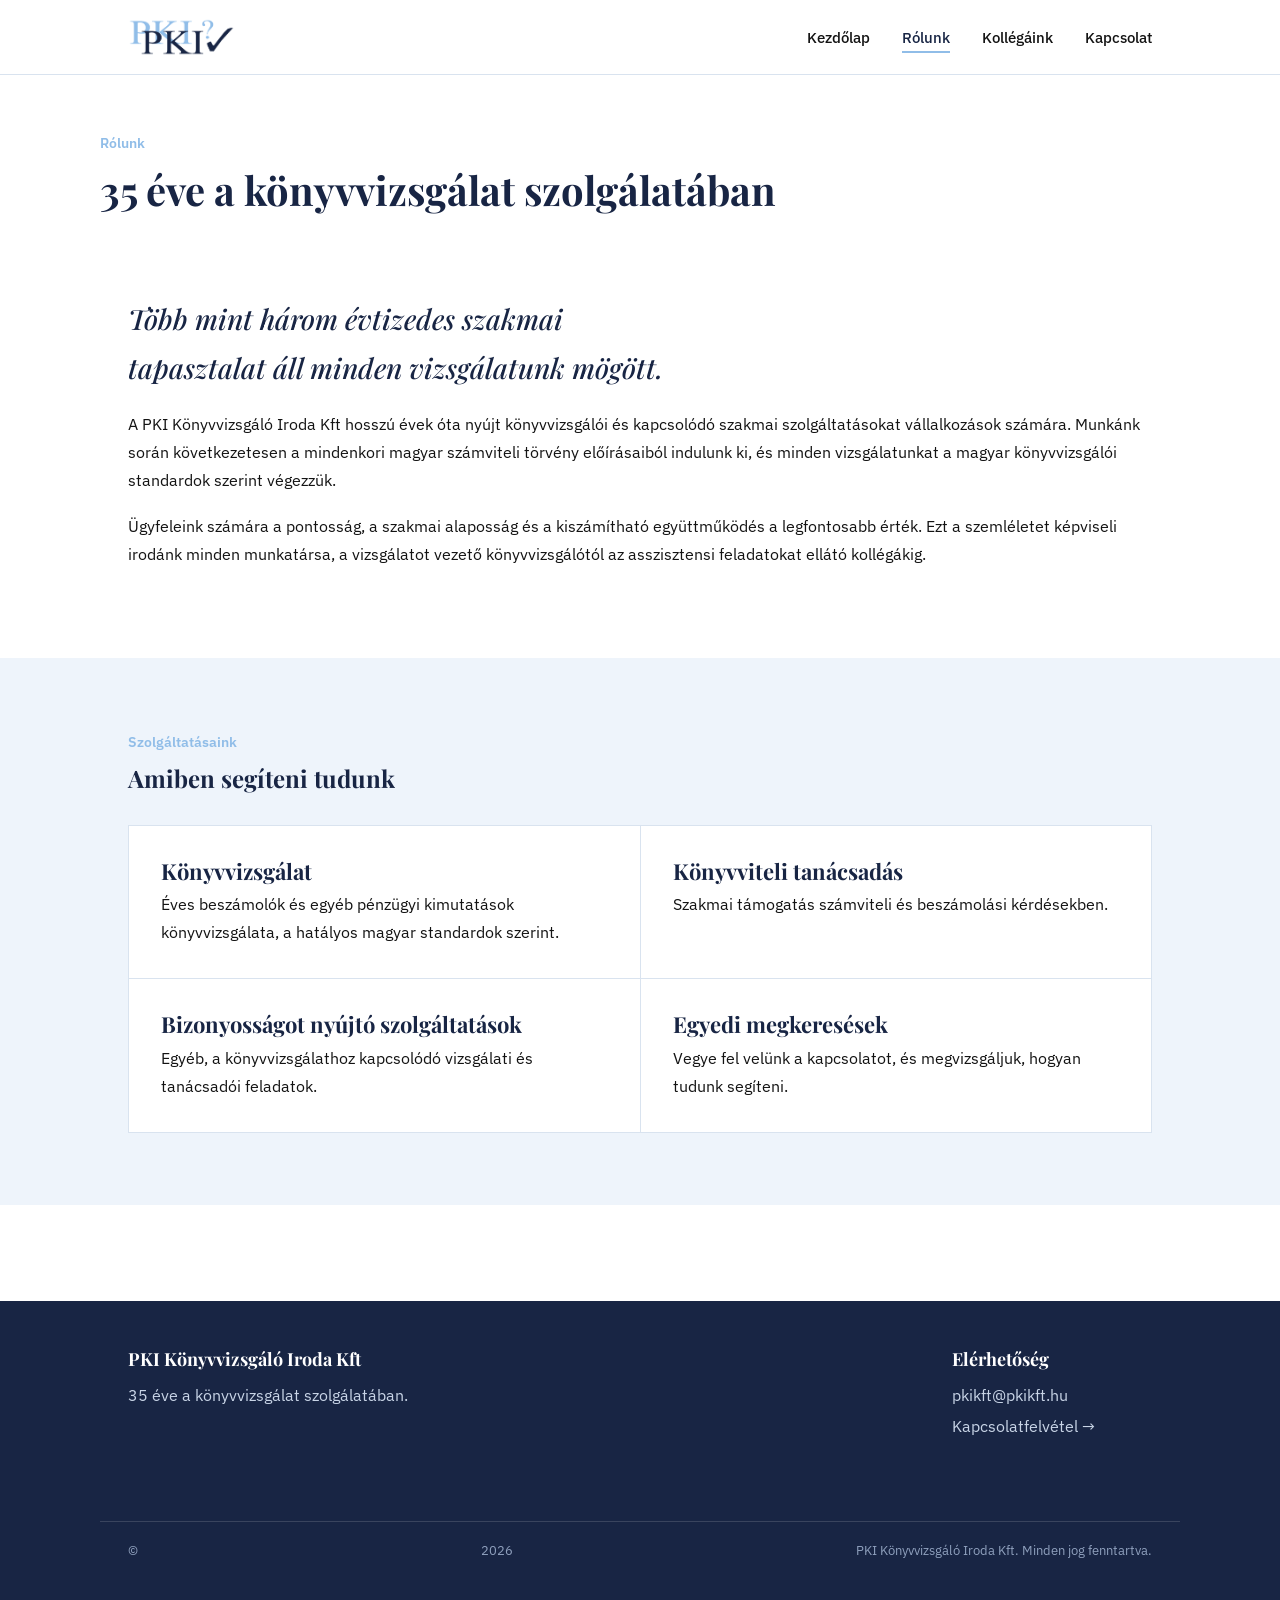
<file: pkikft-site/rolunk.html>
<!DOCTYPE html>
<html lang="hu">
<head>
<meta charset="UTF-8">
<meta name="viewport" content="width=device-width, initial-scale=1.0">
<title>Rólunk – PKI Könyvvizsgáló Iroda Kft</title>
<link rel="stylesheet" href="assets/styles.css">
</head>
<body>

<header class="site">
  <div class="wrap">
    <a href="index.html" class="logo-link">
      <img src="assets/logo.png" alt="PKI Könyvvizsgáló Iroda Kft" class="logo">
    </a>
    <nav class="main">
      <ul>
        <li><a href="index.html">Kezdőlap</a></li>
        <li><a href="rolunk.html" class="active">Rólunk</a></li>
        <li><a href="kollegaink.html">Kollégáink</a></li>
        <li><a href="kapcsolat.html">Kapcsolat</a></li>
      </ul>
    </nav>
  </div>
</header>

<main>
  <div class="wrap page-header">
    <p class="eyebrow">Rólunk</p>
    <h1>35 éve a könyvvizsgálat szolgálatában</h1>
  </div>

  <section class="block">
    <div class="wrap">
      <p class="lead">Több mint három évtizedes szakmai tapasztalat áll minden vizsgálatunk mögött.</p>
      <p>A PKI Könyvvizsgáló Iroda Kft hosszú évek óta nyújt könyvvizsgálói és kapcsolódó szakmai szolgáltatásokat vállalkozások számára. Munkánk során következetesen a mindenkori magyar számviteli törvény előírásaiból indulunk ki, és minden vizsgálatunkat a magyar könyvvizsgálói standardok szerint végezzük.</p>
      <p>Ügyfeleink számára a pontosság, a szakmai alaposság és a kiszámítható együttműködés a legfontosabb érték. Ezt a szemléletet képviseli irodánk minden munkatársa, a vizsgálatot vezető könyvvizsgálótól az asszisztensi feladatokat ellátó kollégákig.</p>
    </div>
  </section>

  <section class="block tint">
    <div class="wrap">
      <p class="eyebrow">Szolgáltatásaink</p>
      <h2>Amiben segíteni tudunk</h2>
      <div class="people" style="margin-top:32px;">
        <div class="person">
          <h3>Könyvvizsgálat</h3>
          <p style="margin:0;">Éves beszámolók és egyéb pénzügyi kimutatások könyvvizsgálata, a hatályos magyar standardok szerint.</p>
        </div>
        <div class="person">
          <h3>Könyvviteli tanácsadás</h3>
          <p style="margin:0;">Szakmai támogatás számviteli és beszámolási kérdésekben.</p>
        </div>
        <div class="person">
          <h3>Bizonyosságot nyújtó szolgáltatások</h3>
          <p style="margin:0;">Egyéb, a könyvvizsgálathoz kapcsolódó vizsgálati és tanácsadói feladatok.</p>
        </div>
        <div class="person">
          <h3>Egyedi megkeresések</h3>
          <p style="margin:0;">Vegye fel velünk a kapcsolatot, és megvizsgáljuk, hogyan tudunk segíteni.</p>
        </div>
      </div>
    </div>
  </section>
</main>

<footer class="site">
  <div class="wrap">
    <div class="col">
      <h3>PKI Könyvvizsgáló Iroda Kft</h3>
      <p>35 éve a könyvvizsgálat szolgálatában.</p>
    </div>
    <div class="col">
      <h3>Elérhetőség</h3>
      <p><a href="mailto:pkikft@pkikft.hu">pkikft@pkikft.hu</a></p>
      <p><a href="kapcsolat.html">Kapcsolatfelvétel →</a></p>
    </div>
  </div>
  <div class="wrap bottom">
    © <span id="year"></span> PKI Könyvvizsgáló Iroda Kft. Minden jog fenntartva.
  </div>
</footer>

<script>document.getElementById('year').textContent = new Date().getFullYear();</script>
</body>
</html>
</file>
<file: assets/styles.css>
@import url('https://fonts.googleapis.com/css2?family=IBM+Plex+Sans:wght@400;500;600;700&display=swap');

:root{
  --navy:#182544;
  --navy-deep:#101a30;
  --blue:#90bde8;
  --blue-pale:#eef4fb;
  --white:#ffffff;
  --ink:#131313;
  --ink-soft:#4d4d4d;
  --rule:#d9e3ef;
  --max:1080px;
}

*{ box-sizing:border-box; }

html,body{
  margin:0;
  padding:0;
  background:var(--white);
  color:var(--ink);
  font-family:'IBM Plex Sans', system-ui, sans-serif;
  -webkit-font-smoothing:antialiased;
  scroll-behavior:smooth;
  overflow-x:hidden;
}

h1,h2,h3{
  font-family:'IBM Plex Sans', system-ui, sans-serif;
  font-weight:600;
  letter-spacing:-0.01em;
  color:var(--navy);
  margin:0;
  line-height:1.25;
  overflow-wrap:break-word;
}

p{
  line-height:1.75;
  color:var(--ink);
  margin:0 0 18px 0;
  overflow-wrap:break-word;
}

a{ color:var(--navy); }

.wrap{
  max-width:var(--max);
  margin:0 auto;
  padding:0 28px;
}

/* Header */
header.site{
  background:var(--navy);
  border-bottom:3px solid var(--blue);
  position:fixed;
  top:0;
  left:0;
  right:0;
  width:100%;
  z-index:50;
}

/* A kezdőlap saját flex/snap elrendezést használ, ott a fejléc a normál
   dokumentumfolyamban marad fixen a tetején, nincs szükség position:fixed-re */
body.home-scroll header.site{
  position:static;
}

/* A többi oldalon a fejléc kikerül a dokumentumfolyamból, ezért az
   oldal tartalmának kell hagyni helyet felül, hogy ne csússzon alá */
body:not(.home-scroll){
  padding-top:88px;
}

@media (max-width:760px){
  body:not(.home-scroll){ padding-top:76px; }
}

@media (max-width:480px){
  body:not(.home-scroll){ padding-top:66px; }
}

header.site .wrap{
  display:flex;
  align-items:center;
  justify-content:space-between;
  padding-top:18px;
  padding-bottom:18px;
  gap:24px;
}

header.site .logo-link{
  display:flex;
  align-items:center;
}

header.site img.logo{
  height:52px;
  width:auto;
  display:block;
}

nav.main ul{
  list-style:none;
  display:flex;
  gap:32px;
  margin:0;
  padding:0;
}

nav.main a{
  text-decoration:none;
  color:#e7edf6;
  font-size:15px;
  font-weight:500;
  padding-bottom:4px;
  border-bottom:2px solid transparent;
}

nav.main a:hover,
nav.main a.active{
  color:#ffffff;
  border-bottom-color:var(--blue);
}

/* Footer */
footer.site{
  background:var(--navy);
  color:var(--white);
  margin-top:96px;
}

footer.site .wrap{
  padding-top:48px;
  padding-bottom:48px;
  display:flex;
  flex-wrap:wrap;
  justify-content:space-between;
  gap:32px;
}

footer.site h3{
  color:var(--white);
  font-size:18px;
  margin-bottom:10px;
}

footer.site p, footer.site a{
  color:#c8d4e6;
  margin:0;
  line-height:1.9;
}

footer.site a{ text-decoration:none; }
footer.site a:hover{ color:var(--blue); }

footer.site .col{ min-width:200px; }

footer.site .bottom{
  border-top:1px solid rgba(255,255,255,0.14);
  margin-top:32px;
  padding-top:20px;
  font-size:13px;
  color:#8fa0bd;
}

/* Generic section blocks */
section.block{
  padding:72px 0;
}

section.block.tint{
  background:var(--blue-pale);
}

.eyebrow{
  display:inline-block;
  color:var(--navy);
  background:var(--blue-pale);
  font-weight:600;
  font-size:13px;
  padding:6px 14px;
  border-radius:999px;
  margin-bottom:14px;
}

.lead{
  font-family:'IBM Plex Sans', system-ui, sans-serif;
  font-weight:500;
  font-size:clamp(20px,2.4vw,25px);
  color:var(--navy);
  max-width:34ch;
}

/* Cards / links list (not identical rounded shadow cards — flat, divided) */
.link-list{
  display:grid;
  grid-template-columns:repeat(3,1fr);
  border-top:1px solid var(--rule);
  border-left:1px solid var(--rule);
  margin-top:40px;
}

.link-list a{
  display:block;
  padding:32px 28px;
  border-right:1px solid var(--rule);
  border-bottom:1px solid var(--rule);
  border-top:3px solid transparent;
  text-decoration:none;
  color:var(--ink);
  transition:background 0.2s ease, border-color 0.2s ease, transform 0.2s ease;
}

.link-list a:hover{
  background:var(--blue-pale);
  border-top-color:var(--blue);
  transform:translateY(-3px);
}

.link-list h3{
  font-size:20px;
  margin-bottom:8px;
}

.link-list span.arrow{
  display:inline-block;
  margin-top:14px;
  color:var(--navy);
  font-size:14px;
  font-weight:500;
}

@media (max-width:760px){
  .link-list{ grid-template-columns:1fr; }
  nav.main ul{ gap:14px; flex-wrap:wrap; }
  nav.main a{ font-size:14px; }
  header.site .wrap{ flex-wrap:wrap; gap:12px; }
  header.site img.logo{ height:40px; }
}

@media (max-width:480px){
  header.site img.logo{ height:30px; }
  nav.main ul{ gap:10px 16px; }
  nav.main a{ font-size:13px; }
}

/* Colleague cards */
.people{
  display:grid;
  grid-template-columns:repeat(2,1fr);
  gap:1px;
  background:var(--rule);
  margin-top:40px;
  border:1px solid var(--rule);
}

.people.stacked{
  grid-template-columns:1fr;
}

.people.compact .person{
  padding:20px 22px;
}

.people.compact .person h3{
  font-size:18px;
  margin-bottom:4px;
}

.people.compact .person .role{
  font-size:12px;
  margin-bottom:6px;
}

.people.compact .person .meta{
  font-size:13px;
}

.person{
  background:var(--white);
  padding:32px;
  border-left:3px solid var(--blue);
}

.person .role{
  color:var(--blue);
  font-weight:600;
  font-size:13px;
  margin-bottom:8px;
}

.person h3{
  font-size:22px;
  margin-bottom:6px;
}

.person .meta{
  color:var(--ink-soft);
  font-size:14px;
}

@media (max-width:760px){
  .people{ grid-template-columns:1fr; }
}

/* Contact */
.contact-grid{
  display:grid;
  grid-template-columns:1.1fr 0.9fr;
  gap:56px;
  margin-top:40px;
}

.contact-info .item{
  padding:18px 0;
  border-bottom:1px solid var(--rule);
}

.contact-info .item:first-child{ padding-top:0; }

.contact-info .label{
  font-size:13px;
  color:var(--ink-soft);
  margin-bottom:4px;
}

.contact-info .value{
  font-size:17px;
}

.contact-info .value a{
  text-decoration:none;
  border-bottom:1px solid var(--blue);
}

@media (max-width:760px){
  .contact-grid{ grid-template-columns:1fr; }
}

/* Hero brand mark echo (offset duplicate, like the logo construction) */
.brand-echo{
  position:relative;
  display:inline-block;
  font-family:'IBM Plex Sans', system-ui, sans-serif;
  font-weight:700;
  letter-spacing:-0.02em;
  line-height:1;
}

.brand-echo .back{
  color:var(--blue);
  position:absolute;
  top:6px;
  left:10px;
  z-index:0;
}

.brand-echo .front{
  color:var(--navy);
  position:relative;
  z-index:1;
}

.hero{
  padding:80px 0 64px 0;
}

.hero .years{
  font-size:clamp(64px,10vw,120px);
}

.hero .years-label{
  font-size:16px;
  color:var(--ink-soft);
  margin-top:8px;
  max-width:40ch;
}

.hero h1{
  font-size:clamp(30px,4.2vw,44px);
  margin-top:28px;
  max-width:16ch;
}

.hero p.intro{
  max-width:58ch;
  margin-top:20px;
  font-size:17px;
}

@media (max-width:600px){
  .hero{ padding:48px 0 40px 0; }
  .hero .years{ font-size:52px; }
  .brand-echo .back{ left:6px; top:4px; }
  .hero .years-label{ font-size:14px; max-width:none; }
  .hero h1{ max-width:none; }
}

.page-header{
  padding:56px 0 8px 0;
}

.page-header h1{
  font-size:clamp(30px,4vw,40px);
}

@media (max-width:600px){
  .page-header{ padding:36px 0 4px 0; }
  .page-header h1{ font-size:26px; }
  .lead{ max-width:none; }
}

/* Stats */
.stats-grid{
  display:grid;
  grid-template-columns:repeat(3,1fr);
  gap:1px;
  background:var(--rule);
  border:1px solid var(--rule);
  margin-top:40px;
  position:relative;
}

.stats-track{
  display:contents;
}

.stat{
  background:var(--white);
  padding:36px 28px;
  border-left:3px solid var(--blue);
}

.stat .number{
  font-family:'IBM Plex Sans', system-ui, sans-serif;
  font-weight:700;
  font-size:clamp(36px,4.5vw,52px);
  color:var(--navy);
  letter-spacing:-0.02em;
  line-height:1;
}

.stat .label{
  margin-top:10px;
  font-size:15px;
  color:var(--ink-soft);
  max-width:22ch;
}

.stats-dots{
  display:none;
  justify-content:center;
  gap:8px;
  margin-top:18px;
}

.stats-dots button{
  width:8px;
  height:8px;
  padding:0;
  border-radius:50%;
  border:none;
  background:var(--rule);
  cursor:pointer;
}

.stats-dots button.active{
  background:var(--blue);
}

@media (max-width:760px){
  .stats-grid{
    display:block;
    overflow:hidden;
    position:relative;
    border:1px solid var(--rule);
    background:var(--white);
  }
  .stats-track{
    display:flex;
    transition:transform 0.45s ease;
  }
  .stat{
    min-width:100%;
    box-sizing:border-box;
    border-left:none;
    border-right:1px solid var(--rule);
  }
  .stats-dots{ display:flex; }
}

/* Services */
.services-grid{
  display:grid;
  grid-template-columns:repeat(2,1fr);
  gap:1px;
  background:var(--rule);
  border:1px solid var(--rule);
  margin-top:40px;
}

.service{
  background:var(--white);
  padding:32px;
  border-left:3px solid var(--blue);
}

.service h3{
  font-size:19px;
  margin-bottom:10px;
}

.service p{
  margin:0;
  font-size:15px;
  color:var(--ink-soft);
}

@media (max-width:760px){
  .services-grid{ grid-template-columns:1fr; }
}

/* Reveal-on-scroll animáció — csak akkor rejt el semmit, ha a JS ténylegesen fut */
.reveal{
  transition:opacity 0.7s ease, transform 0.7s ease;
}

html.js .reveal{
  opacity:0;
  transform:translateY(28px);
}

html.js .reveal.is-visible{
  opacity:1;
  transform:none;
}

.reveal-group .reveal:nth-child(2){ transition-delay:0.08s; }
.reveal-group .reveal:nth-child(3){ transition-delay:0.16s; }
.reveal-group .reveal:nth-child(4){ transition-delay:0.24s; }
.reveal-group .reveal:nth-child(5){ transition-delay:0.32s; }

@media (prefers-reduced-motion: reduce){
  .reveal{ opacity:1; transform:none; transition:none; }
}

/* Homepage full-page snap scrolling */
html.home-scroll, body.home-scroll{
  height:100%;
}

body.home-scroll{
  margin:0;
  overflow:hidden;
  display:flex;
  flex-direction:column;
}

body.home-scroll header.site{
  flex:0 0 auto;
  position:static;
}

body.home-scroll .snap-container{
  flex:1 1 auto;
  overflow-y:auto;
  overflow-x:hidden;
  scroll-behavior:smooth;
  scroll-snap-type:y mandatory;
  -webkit-overflow-scrolling:touch;
}

body.home-scroll .snap-section{
  scroll-snap-align:start;
  scroll-snap-stop:always;
  min-height:100%;
  display:flex;
  flex-direction:column;
  justify-content:center;
  padding-top:32px;
  padding-bottom:32px;
}

body.home-scroll footer.site.snap-section{
  justify-content:flex-end;
}

@media (max-width:760px){
  body.home-scroll .snap-section{ padding-top:20px; padding-bottom:20px; }
}

/* CTA buttons */
.btn{
  display:inline-block;
  padding:14px 28px;
  text-decoration:none;
  font-weight:500;
  transition:transform 0.2s ease, box-shadow 0.2s ease, background 0.2s ease, color 0.2s ease;
}

.btn-primary{
  background:var(--navy);
  color:#fff;
}

.btn-primary:hover{
  transform:translateY(-2px);
  box-shadow:0 10px 20px rgba(24,37,68,0.25);
}

.btn-secondary{
  border:1px solid var(--navy);
  color:var(--navy);
}

.btn-secondary:hover{
  transform:translateY(-2px);
  background:var(--blue-pale);
}

/* Stat/service/person cards: subtle lift on hover */
.stat, .service, .person{
  transition:transform 0.2s ease, box-shadow 0.2s ease;
}

.stat:hover, .service:hover, .person:hover{
  transform:translateY(-2px);
  box-shadow:0 12px 24px rgba(24,37,68,0.08);
  position:relative;
  z-index:1;
}
</file>
<file: pkikft-site/assets/styles.css>
@import url('https://fonts.googleapis.com/css2?family=Playfair+Display:ital,wght@0,500;0,600;0,700;1,500&family=IBM+Plex+Sans:wght@400;500;600&display=swap');

:root{
  --navy:#182544;
  --navy-deep:#101a30;
  --blue:#90bde8;
  --blue-pale:#eef4fb;
  --white:#ffffff;
  --ink:#131313;
  --ink-soft:#4d4d4d;
  --rule:#d9e3ef;
  --max:1080px;
}

*{ box-sizing:border-box; }

html,body{
  margin:0;
  padding:0;
  background:var(--white);
  color:var(--ink);
  font-family:'IBM Plex Sans', system-ui, sans-serif;
  -webkit-font-smoothing:antialiased;
  scroll-behavior:smooth;
}

h1,h2,h3{
  font-family:'Playfair Display', serif;
  color:var(--navy);
  margin:0;
  line-height:1.2;
}

p{
  line-height:1.75;
  color:var(--ink);
  margin:0 0 18px 0;
}

a{ color:var(--navy); }

.wrap{
  max-width:var(--max);
  margin:0 auto;
  padding:0 28px;
}

/* Header */
header.site{
  border-bottom:1px solid var(--rule);
  background:var(--white);
  position:sticky;
  top:0;
  z-index:10;
}

header.site .wrap{
  display:flex;
  align-items:center;
  justify-content:space-between;
  padding-top:18px;
  padding-bottom:18px;
  gap:24px;
}

header.site .logo-link{
  display:flex;
  align-items:center;
}

header.site img.logo{
  height:38px;
  width:auto;
  display:block;
}

nav.main ul{
  list-style:none;
  display:flex;
  gap:32px;
  margin:0;
  padding:0;
}

nav.main a{
  text-decoration:none;
  color:var(--ink);
  font-size:15px;
  font-weight:500;
  padding-bottom:4px;
  border-bottom:2px solid transparent;
}

nav.main a:hover,
nav.main a.active{
  color:var(--navy);
  border-bottom-color:var(--blue);
}

/* Footer */
footer.site{
  background:var(--navy);
  color:var(--white);
  margin-top:96px;
}

footer.site .wrap{
  padding-top:48px;
  padding-bottom:48px;
  display:flex;
  flex-wrap:wrap;
  justify-content:space-between;
  gap:32px;
}

footer.site h3{
  color:var(--white);
  font-size:18px;
  margin-bottom:10px;
}

footer.site p, footer.site a{
  color:#c8d4e6;
  margin:0;
  line-height:1.9;
}

footer.site a{ text-decoration:none; }
footer.site a:hover{ color:var(--blue); }

footer.site .col{ min-width:200px; }

footer.site .bottom{
  border-top:1px solid rgba(255,255,255,0.14);
  margin-top:32px;
  padding-top:20px;
  font-size:13px;
  color:#8fa0bd;
}

/* Generic section blocks */
section.block{
  padding:72px 0;
}

section.block.tint{
  background:var(--blue-pale);
}

.eyebrow{
  color:var(--blue);
  font-weight:600;
  font-size:14px;
  margin-bottom:10px;
}

.lead{
  font-family:'Playfair Display', serif;
  font-style:italic;
  font-weight:500;
  font-size:clamp(22px,2.6vw,28px);
  color:var(--navy);
  max-width:34ch;
}

/* Cards / links list (not identical rounded shadow cards — flat, divided) */
.link-list{
  display:grid;
  grid-template-columns:repeat(3,1fr);
  border-top:1px solid var(--rule);
  border-left:1px solid var(--rule);
  margin-top:40px;
}

.link-list a{
  display:block;
  padding:32px 28px;
  border-right:1px solid var(--rule);
  border-bottom:1px solid var(--rule);
  text-decoration:none;
  color:var(--ink);
  transition:background 0.15s ease;
}

.link-list a:hover{
  background:var(--blue-pale);
}

.link-list h3{
  font-size:20px;
  margin-bottom:8px;
}

.link-list span.arrow{
  display:inline-block;
  margin-top:14px;
  color:var(--navy);
  font-size:14px;
  font-weight:500;
}

@media (max-width:760px){
  .link-list{ grid-template-columns:1fr; }
  nav.main ul{ gap:18px; flex-wrap:wrap; }
}

/* Colleague cards */
.people{
  display:grid;
  grid-template-columns:repeat(2,1fr);
  gap:1px;
  background:var(--rule);
  margin-top:40px;
  border:1px solid var(--rule);
}

.person{
  background:var(--white);
  padding:32px;
}

.person .role{
  color:var(--blue);
  font-weight:600;
  font-size:13px;
  margin-bottom:8px;
}

.person h3{
  font-size:22px;
  margin-bottom:6px;
}

.person .meta{
  color:var(--ink-soft);
  font-size:14px;
}

@media (max-width:760px){
  .people{ grid-template-columns:1fr; }
}

/* Contact */
.contact-grid{
  display:grid;
  grid-template-columns:1.1fr 0.9fr;
  gap:56px;
  margin-top:40px;
}

.contact-info .item{
  padding:18px 0;
  border-bottom:1px solid var(--rule);
}

.contact-info .item:first-child{ padding-top:0; }

.contact-info .label{
  font-size:13px;
  color:var(--ink-soft);
  margin-bottom:4px;
}

.contact-info .value{
  font-size:17px;
}

.contact-info .value a{
  text-decoration:none;
  border-bottom:1px solid var(--blue);
}

@media (max-width:760px){
  .contact-grid{ grid-template-columns:1fr; }
}

/* Hero brand mark echo (offset duplicate, like the logo construction) */
.brand-echo{
  position:relative;
  display:inline-block;
  font-family:'Playfair Display', serif;
  font-weight:700;
  line-height:1;
}

.brand-echo .back{
  color:var(--blue);
  position:absolute;
  top:6px;
  left:10px;
  z-index:0;
}

.brand-echo .front{
  color:var(--navy);
  position:relative;
  z-index:1;
}

.hero{
  padding:80px 0 64px 0;
}

.hero .years{
  font-size:clamp(64px,10vw,120px);
}

.hero .years-label{
  font-size:16px;
  color:var(--ink-soft);
  margin-top:8px;
  max-width:40ch;
}

.hero h1{
  font-size:clamp(30px,4.2vw,44px);
  margin-top:28px;
  max-width:16ch;
}

.hero p.intro{
  max-width:58ch;
  margin-top:20px;
  font-size:17px;
}

.page-header{
  padding:56px 0 8px 0;
}

.page-header h1{
  font-size:clamp(30px,4vw,40px);
}
</file>
